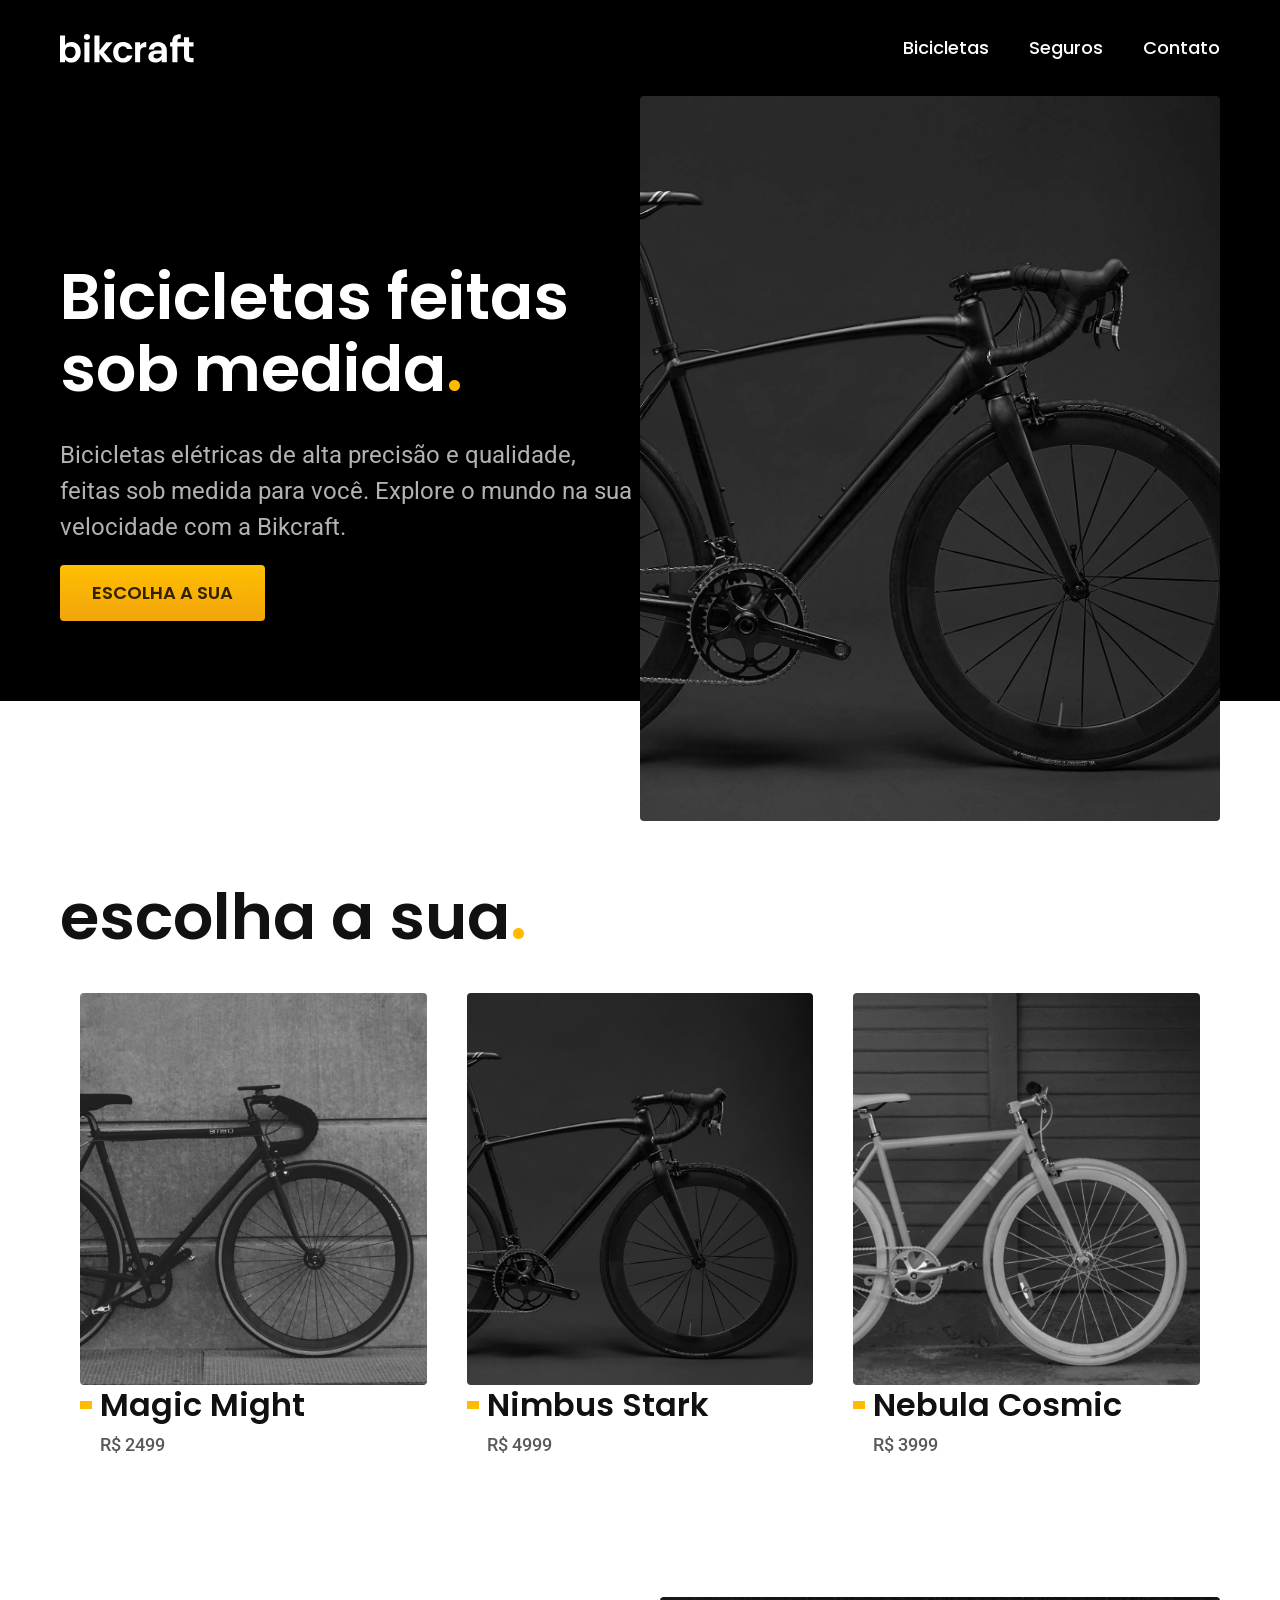
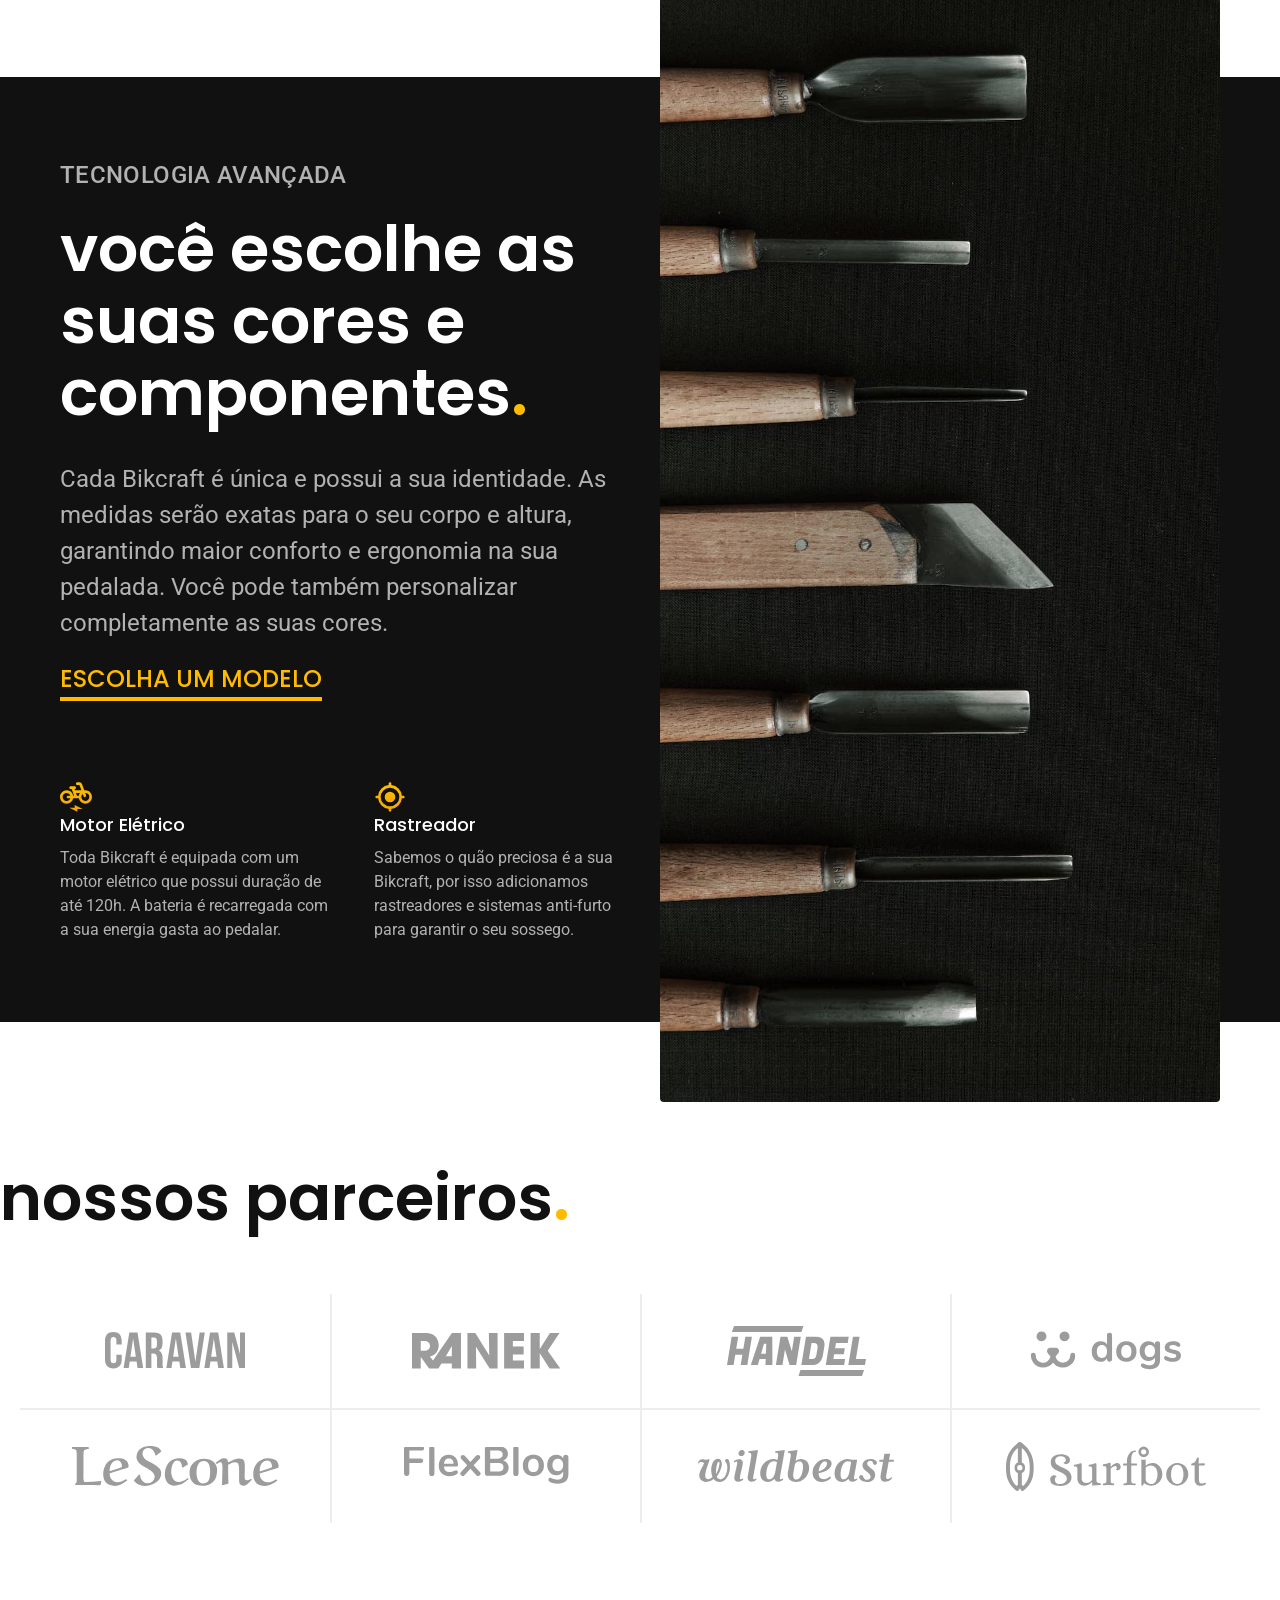
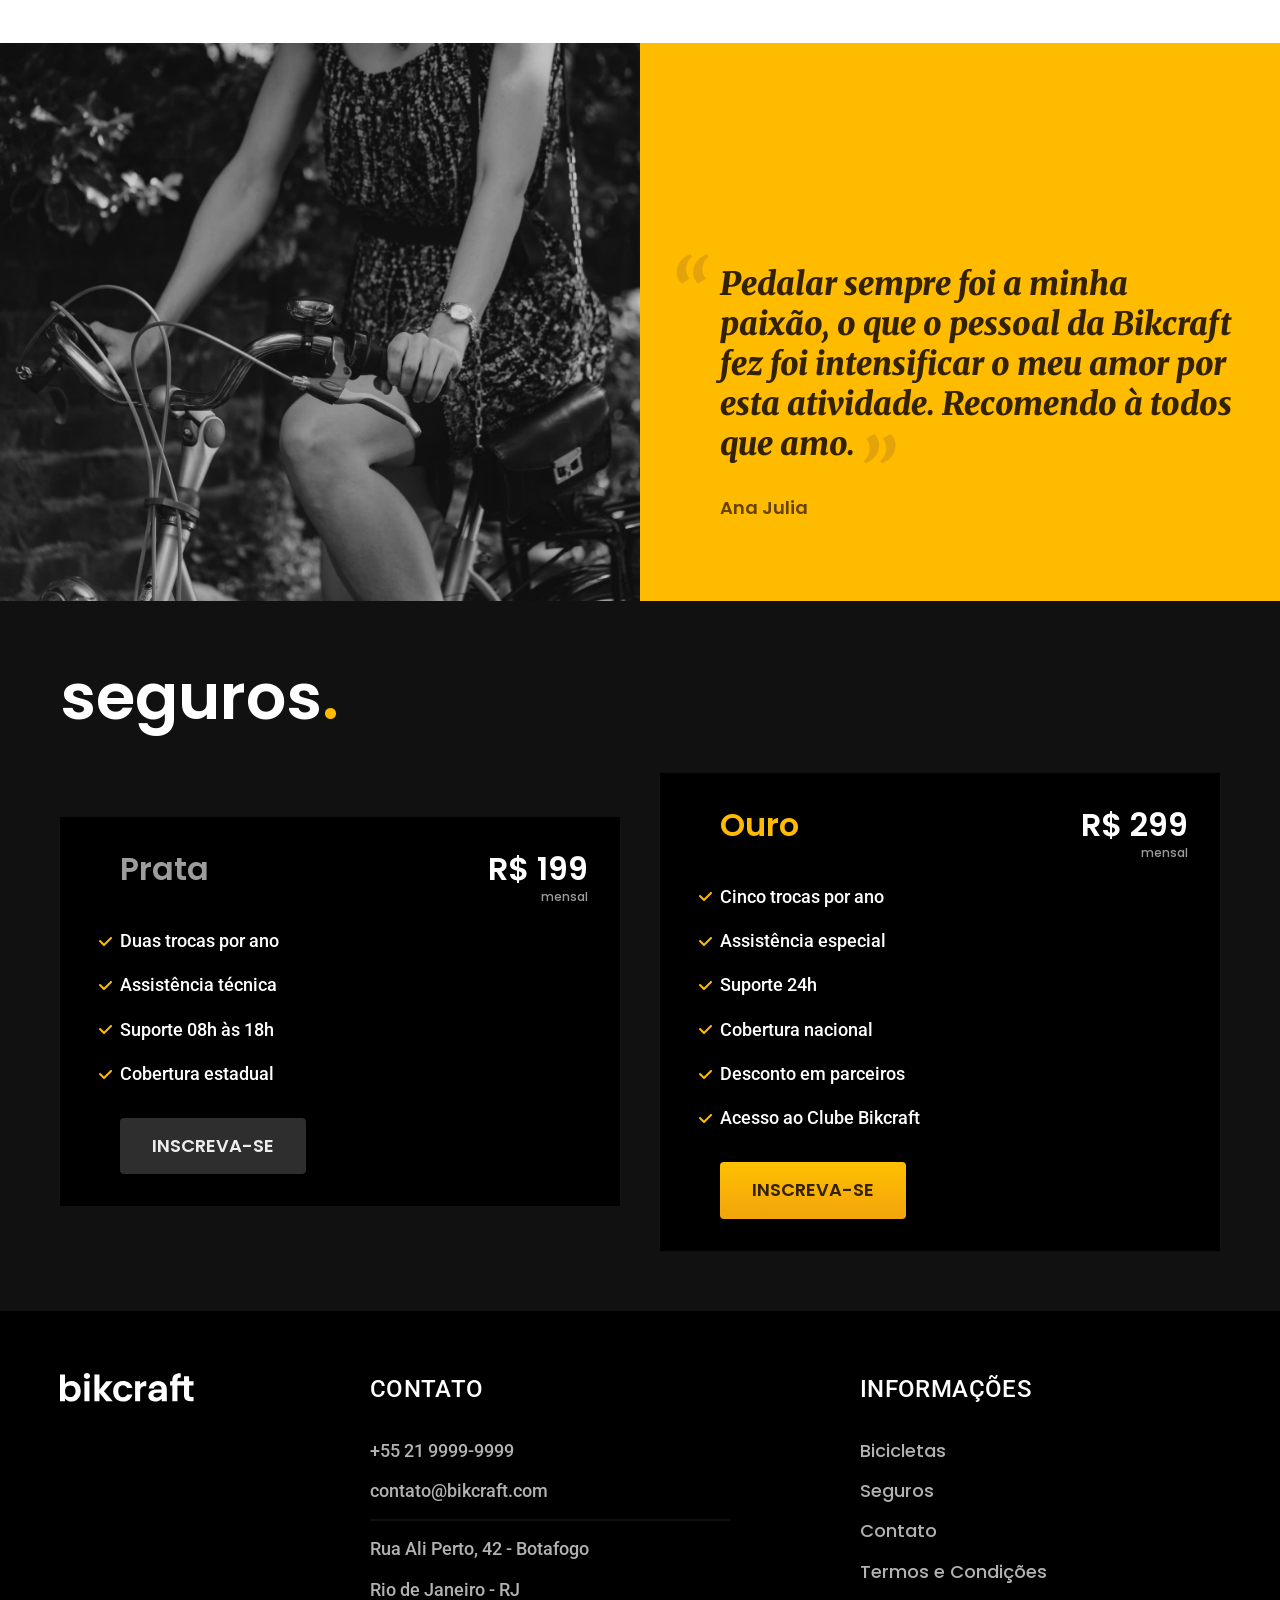
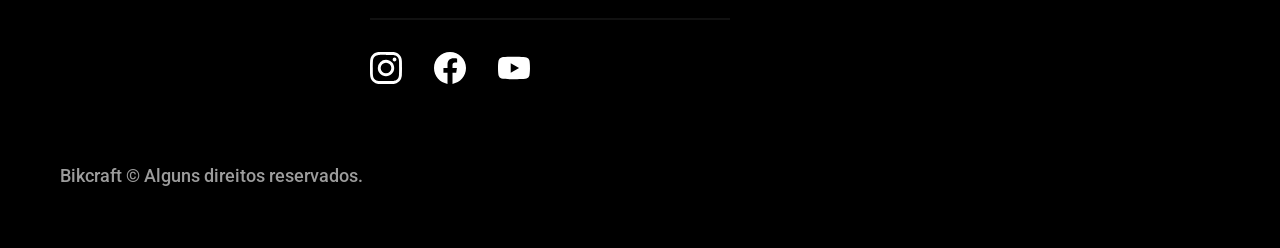
<file: index.html>
<!DOCTYPE html>

<html lang="pt-br">

<head>
    <title>Bikcraft</title>
    <meta name="viewport" content="width=device-width, initial-scale=1.0"><!-- para fazer o calculo da densidade de pixel para mobile-->
    <meta name="description" content="Bicicletas elétricas de alta precisão e qualidade,  feitas sob medida para o cliente. Explore o mundo na sua velocidade com a Bikcraft.">
    <meta charset="utf-8">
    <link rel="stylesheet" href="./css/style.css">

    <link rel="preconnect" href="https://fonts.googleapis.com">
    <link rel="preconnect" href="https://fonts.gstatic.com" crossorigin>
    <link href="https://fonts.googleapis.com/css2?family=Merriweather:ital,opsz,wght@0,18..144,900;1,18..144,900&family=Poppins:wght@400;600&family=Roboto:ital,wght@0,100..900;1,100..900&display=swap" rel="stylesheet">
</head>

<body>
    <header class="header-bg">
        <div class="header container">
            <a href="./">
                <img src="./img/bikcraft.svg" alt="Bikcraft">
            </a>
            <nav aria-label="primaria">
                <ul class="header-menu font-1-m cor-0">
                    <li><a href="./bicicletas.html">Bicicletas</a></li>
                    <li><a href="./seguros.html">Seguros</a></li>
                    <li><a href="./contato.html">Contato</a></li>
                </ul>
            </nav>
        </div>
    </header>

    <main class="introducao-bg">
        <div class="container introducao">
            <div class="introducao-conteudo">
                <h1 class="font-1-xxl cor-0">Bicicletas feitas sob medida<span class="cor-p1">.</span></h1>
                <p class="font-2-l cor-5">Bicicletas elétricas de alta precisão e qualidade, feitas sob medida para você. Explore o mundo na sua velocidade com a Bikcraft.</p>
                <a class="botao" href="./bicicletas.html">Escolha a sua</a>
            </div>
            <div class="introducao-imagem">
                <img src="./img/fotos/introducao.jpg" alt="Bicicleta eletrica preta.">
            </div>
        </div>
    </main>

    <article class="container bicicletas-lista">
        <h2 class="font-1-xxl">escolha a sua<span class="cor-p1">.</span></h2>

        <ul>
            <li>
                <a href="./bicicletas/magic.html">
                    <img src="./img/bicicletas/magic-home.jpg" alt="Bicicleta preta">
                    <h3 class="font-1-xl">Magic Might</h3>
                    <span class="price font-2-m cor-8">R$ 2499</span>
                </a>
            </li>

            <li>
                <a href="./bicicletas/nimbus.html">
                    <img src="./img/bicicletas/nimbus-home.jpg" alt="Bicicleta preta">
                    <h3 class="font-1-xl">Nimbus Stark</h3>
                    <span class="price font-2-m cor-8">R$ 4999</span>
                </a>
            </li>

            <li>
                <a href="./bicicletas/nebula.html">
                    <img src="./img/bicicletas/nebula-home.jpg" alt="Bicicleta preta">
                    <h3 class="font-1-xl">Nebula Cosmic</h3>
                    <span class="price font-2-m cor-8">R$ 3999</span>
                </a>
            </li>
        </ul>
    </article>

    <article class="tecnologia-bg">
        <div class="tecnologia container">
            <div class="tecnologia-conteudo">
                <span class="font-2-l-b cor-5">Tecnologia Avançada</span>
                <h2 class="font-1-xxl cor-0">você escolhe as suas cores e componentes<span class="cor-p1">.</span></h2>
                <p class="font-2-l cor-5">Cada Bikcraft é única e possui a sua identidade. As medidas serão exatas para o seu corpo e altura, garantindo maior conforto e ergonomia na sua pedalada. Você pode também personalizar completamente as suas cores.</p>
                <a class="link" href="./bicicletas.html">Escolha um modelo</a>
                <div class="tecnologia-vantagens">
                    <div>
                        <img src="./img/icones/eletrica.svg" alt="">
                        <h3 class="font-1-m cor-0">Motor Elétrico</h3>
                        <p class="font-2-s cor-5">Toda Bikcraft é equipada com um motor elétrico que possui duração de até 120h. A bateria é recarregada com a sua energia gasta ao pedalar.</p>
                    </div>

                    <div>
                        <img src="./img/icones/rastreador.svg" alt="">
                        <h3 class="font-1-m cor-0">Rastreador</h3>
                        <p class="font-2-s cor-5">Sabemos o quão preciosa é a sua Bikcraft, por isso adicionamos rastreadores e sistemas anti-furto para garantir o seu sossego.</p>
                    </div>
                </div>
            </div>

            <div class="tecnologia-imagem">
                <img src="./img/fotos/tecnologia.jpg" alt="">
            </div>
        </div>
    </article>

    <section class="parceiros" aria-label="Nossos parceiros">
        <h2 class="font-1-xxl">nossos parceiros<span class="cor-p1">.</span></h2>

        <ul>
            <li><img src="./img/parceiros/caravan.svg" alt="caravan"></li>
            <li><img src="./img/parceiros/ranek.svg" alt="ranek"></li>
            <li><img src="./img/parceiros/handel.svg" alt="handel"></li>
            <li><img src="./img/parceiros/dogs.svg" alt="dogs"></li>
            <li><img src="./img/parceiros/lescone.svg" alt="lescone"></li>
            <li><img src="./img/parceiros/flexblog.svg" alt="flexblog"></li>
            <li><img src="./img/parceiros/wildbeast.svg" alt="wildbeast"></li>
            <li><img src="./img/parceiros/surfbot.svg" alt="surfbot"></li>
        </ul>
    </section>

    <section class="depoimento" aria-label="Depoimento">
        <div>
            <img src="./img/fotos/depoimento.jpg" alt="Pessoa pedalando uma bicicleta Bikcraft">
        </div>
        <div class="depoimento-conteudo">
            <blockquote class="font-1-xl cor-p5">
                <p>Pedalar sempre foi a minha paixão, o que o pessoal da Bikcraft fez foi intensificar o meu amor por esta atividade. Recomendo à todos que amo.</p>
            </blockquote>
            <span class="font-1-m-b cor-p4">Ana Julia</span>
        </div>
    </section>

    <article class="seguros-bg">
        <div class="seguros container">
            <h2 class="font-1-xxl cor-0">seguros<span class="cor-p1">.</span></h2>
            <div class="seguros-item">
                <h3 class="font-1-xl cor-6">Prata</h3>
                <span class="font-1-xl cor-0">R$ 199 <span class="font-1-xs cor-6">mensal</span></span>
                <ul class="font-2-m cor-0">
                    <li>Duas trocas por ano</li>
                    <li>Assistência técnica</li>
                    <li>Suporte 08h às 18h</li>
                    <li>Cobertura estadual</li>
                </ul>
                <a class="botao secundario" href=".orcamento.html">Inscreva-se</a>
            </div>

            <div class="seguros-item">
                <h3 class="font-1-xl cor-p1">Ouro</h3>
                <span class="font-1-xl cor-0">R$ 299 <span class="font-1-xs cor-6">mensal</span></span>
                <ul class="font-2-m cor-0">
                    <li>Cinco trocas por ano</li>
                    <li>Assistência especial</li>
                    <li>Suporte 24h</li>
                    <li>Cobertura nacional</li>
                    <li>Desconto em parceiros</li>
                    <li>Acesso ao Clube Bikcraft</li>
                </ul>
                <a class="botao" href=".orcamento.html">Inscreva-se</a>
            </div>
        </div>
    </article>

    <footer class="footer-bg">
        <div class="footer container">
            <img src="./img/bikcraft.svg" alt="Bikcraft">
            <div class="footer-contato">
                <h3 class="font-2-l-b cor-0">Contato</h3>
                <ul class="font-2-m cor-5">
                    <li><a href="tel:+552199999999">+55 21 9999-9999</a></li>
                    <li><a href="mailto:contato@bikcraft.com">contato@bikcraft.com</a></li>
                    <li>Rua Ali Perto, 42 - Botafogo</li>
                    <li>Rio de Janeiro - RJ</li>
                </ul>
                <div class="footer-redes">
                    <a href="./">
                        <img src="./img/redes/instagram.svg" alt="instagram">
                    </a>
                    <a href="./">
                        <img src="./img/redes/facebook.svg" alt="facebook">
                    </a>
                    <a href="./">
                        <img src="./img/redes/youtube.svg" alt="youtube">
                    </a>
                </div>
            </div>
            <div class="footer-informacoes">
                <h3 class="font-2-l-b cor-0">Informações</h3>
                <nav>
                    <ul class="font-1-m cor-5">
                        <li><a href="./bicicletas.html">Bicicletas</a></li>
                        <li><a href="./seguros.html">Seguros</a></li>
                        <li><a href="./contato.html">Contato</a></li>
                        <li><a href="./termos.html">Termos e Condições</a></li>
                    </ul>
                </nav>
            </div>
            <p class="footer-copy font-2-m cor-6">Bikcraft © Alguns direitos reservados.</p>
        </div>
    </footer>
</body>

</html>
</file>
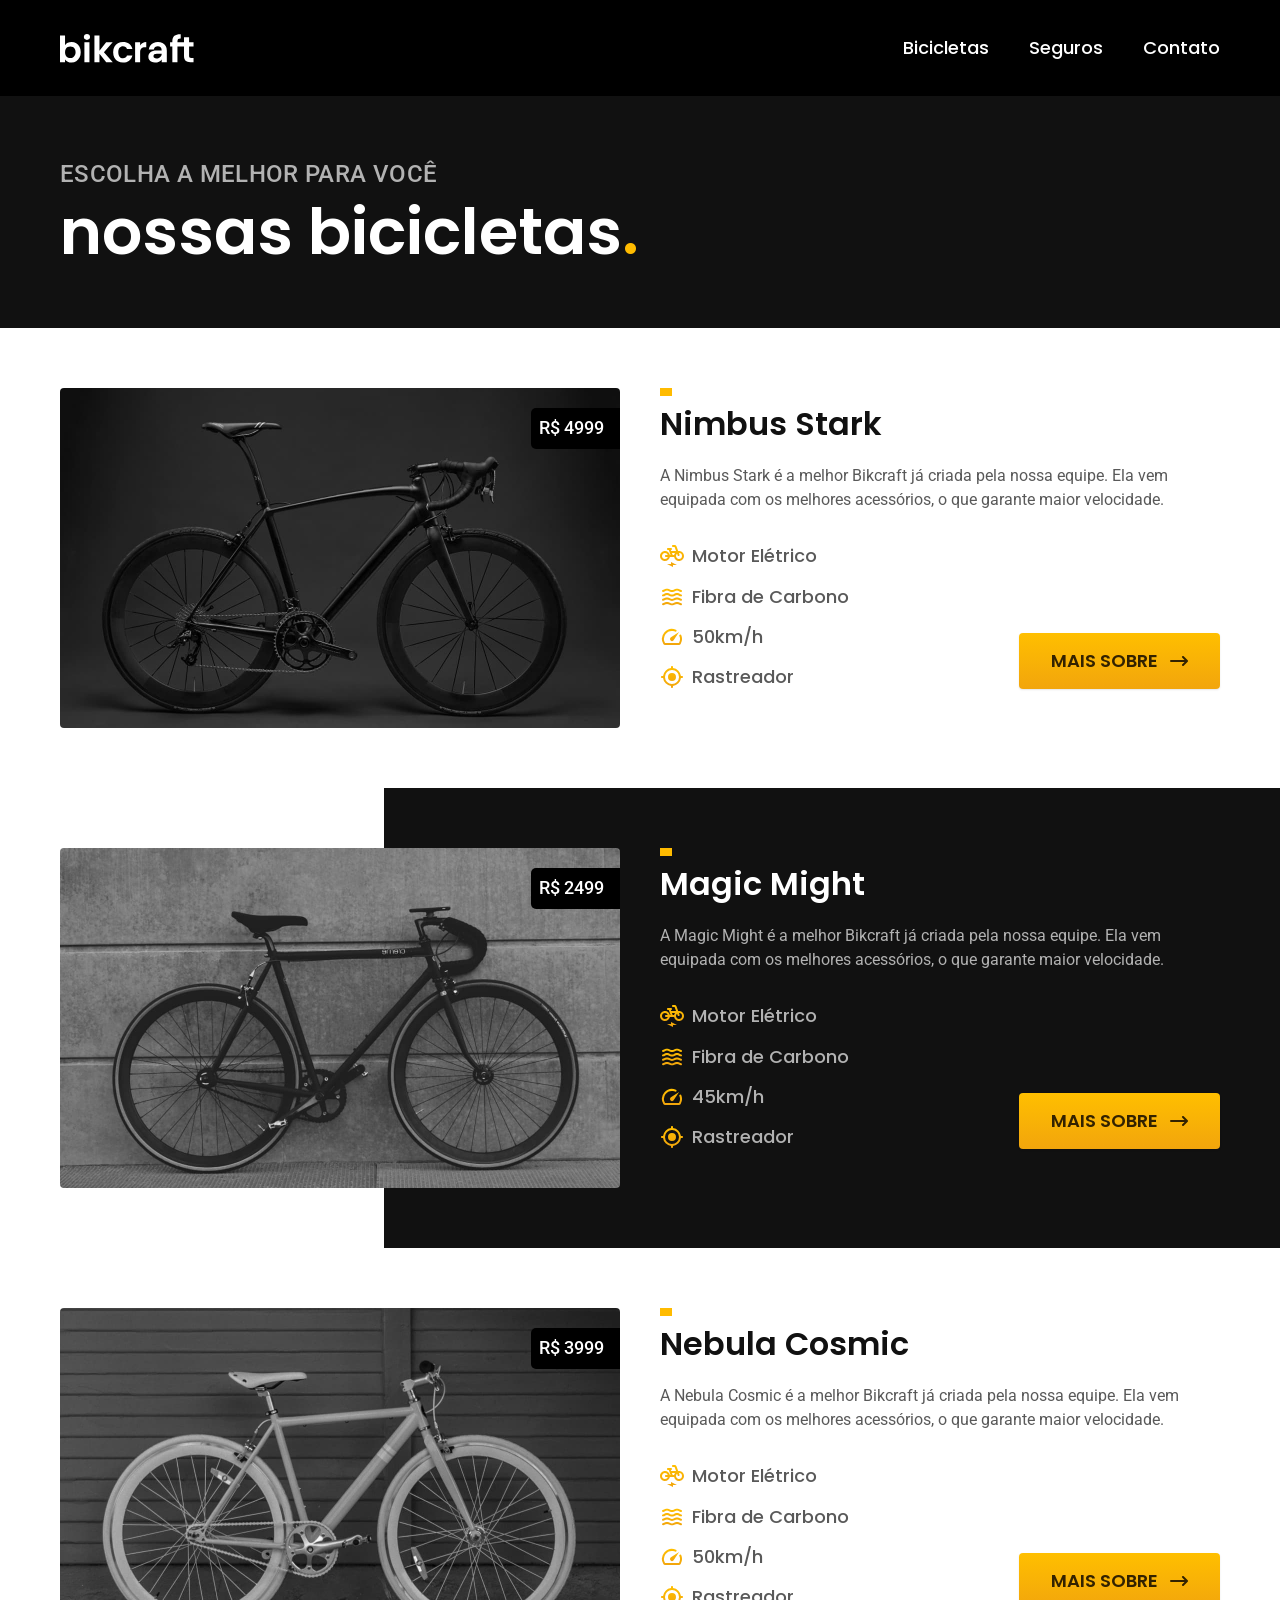
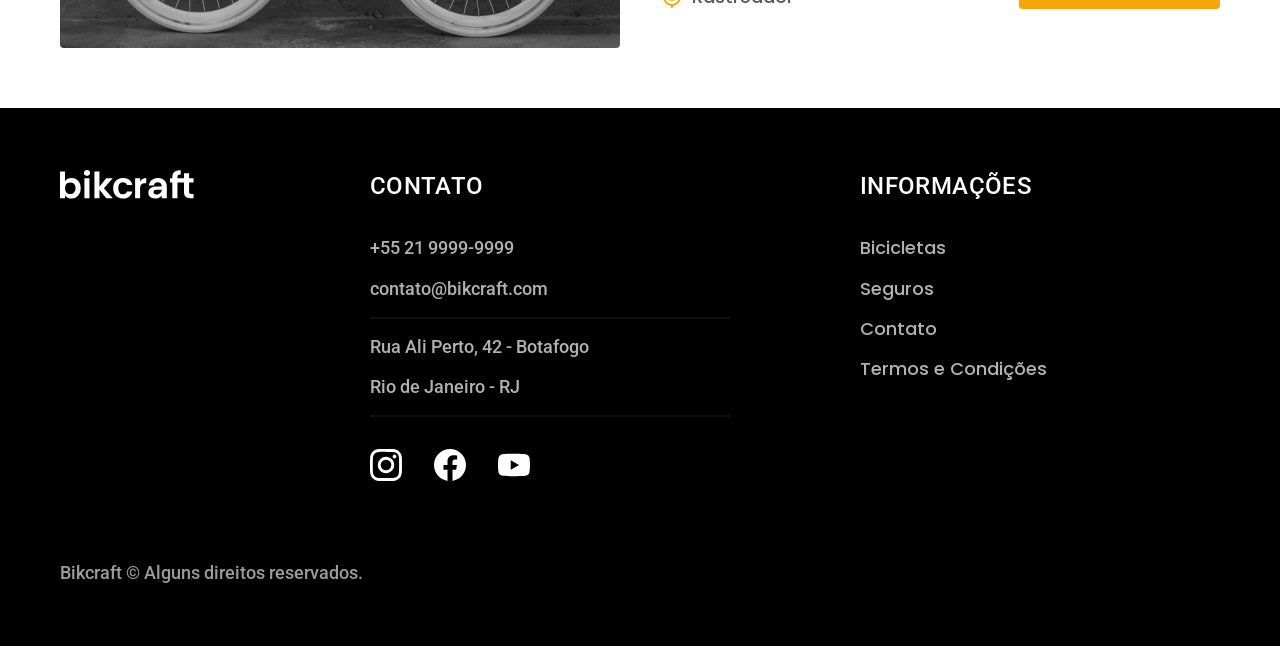
<file: bicicletas.html>
<!DOCTYPE html>

<html lang="pt-br">

<head>
  <title>Bicicletas | Bikcraft</title>
  <meta name="viewport" content="width=device-width, initial-scale=1.0"><!-- para fazer o calculo da densidade de pixel para mobile-->
  <meta name="description" content="Bicicletas.">
  <meta charset="utf-8">
  <link rel="stylesheet" href="./css/style.css">

  <link rel="preconnect" href="https://fonts.googleapis.com">
  <link rel="preconnect" href="https://fonts.gstatic.com" crossorigin>
  <link href="https://fonts.googleapis.com/css2?family=Merriweather:ital,opsz,wght@0,18..144,900;1,18..144,900&family=Poppins:wght@400;600&family=Roboto:ital,wght@0,100..900;1,100..900&display=swap" rel="stylesheet">
</head>

<body id="bicicletas">
  <header class="header-bg">
    <div class="header container">
      <a href="./">
        <img src="./img/bikcraft.svg" alt="Bikcraft">
      </a>
      <nav aria-label="primaria">
        <ul class="header-menu font-1-m cor-0">
          <li><a href="./bicicletas.html">Bicicletas</a></li>
          <li><a href="./seguros.html">Seguros</a></li>
          <li><a href="./contato.html">Contato</a></li>
        </ul>
      </nav>
    </div>
  </header>

  <main>
    <div class="titulo-bg">
      <div class="titulo container">
        <p class="font-2-l-b cor-5">Escolha a melhor para você</p>
        <h1 class="font-1-xxl cor-0">nossas bicicletas<span class="cor-p1">.</span></h1>
      </div>
    </div>

    <div class="bicicletas container">
      <div class="bicicletas-imagem">
        <img src="./img/bicicletas/nimbus.jpg" alt="Bicicleta preta">
        <span class="font-2-m cor-0">R$ 4999</span>
      </div>

      <div class="bicicletas-conteudo">
        <h2 class="font-1-xl">Nimbus Stark</h2>
        <p class="font-2-s cor-8">A Nimbus Stark é a melhor Bikcraft já criada pela nossa equipe. Ela vem equipada com os melhores acessórios, o que garante maior velocidade.</p>
        <ul class="font-1-m cor-8">
          <li><img src="./img/icones/eletrica.svg" alt="">Motor Elétrico</li>
          <li><img src="./img/icones/carbono.svg" alt="">Fibra de Carbono</li>
          <li><img src="./img/icones/velocidade.svg" alt="">50km/h</li>
          <li><img src="./img/icones/rastreador.svg" alt="">Rastreador</li>
        </ul>
        <a class="botao seta" href="./bicicletas/nimbus.html">Mais sobre</a>
      </div>
    </div>

    <div class="bicicletas-bg">
      <div class="bicicletas container">
        <div class="bicicletas-imagem">
          <img src="./img/bicicletas/magic.jpg" alt="Bicicleta preta">
          <span class="font-2-m cor-0">R$ 2499</span>
        </div>

        <div class="bicicletas-conteudo">
          <h2 class="font-1-xl cor-0">Magic Might</h2>
          <p class="font-2-s cor-5">A Magic Might é a melhor Bikcraft já criada pela nossa equipe. Ela vem equipada com os melhores acessórios, o que garante maior velocidade.</p>
          <ul class="font-1-m cor-5">
            <li><img src="./img/icones/eletrica.svg" alt="">Motor Elétrico</li>
            <li><img src="./img/icones/carbono.svg" alt="">Fibra de Carbono</li>
            <li><img src="./img/icones/velocidade.svg" alt="">45km/h</li>
            <li><img src="./img/icones/rastreador.svg" alt="">Rastreador</li>
          </ul>
          <a class="botao seta" href="./bicicletas/magic.html">Mais sobre</a>
        </div>
      </div>
    </div>

    <div class="bicicletas container">
      <div class="bicicletas-imagem">
        <img src="./img/bicicletas/nebula.jpg" alt="Bicicleta preta">
        <span class="font-2-m cor-0">R$ 3999</span>
      </div>

      <div class="bicicletas-conteudo">
        <h2 class="font-1-xl">Nebula Cosmic</h2>
        <p class="font-2-s cor-8">A Nebula Cosmic é a melhor Bikcraft já criada pela nossa equipe. Ela vem equipada com os melhores acessórios, o que garante maior velocidade.</p>
        <ul class="font-1-m cor-8">
          <li><img src="./img/icones/eletrica.svg" alt="">Motor Elétrico</li>
          <li><img src="./img/icones/carbono.svg" alt="">Fibra de Carbono</li>
          <li><img src="./img/icones/velocidade.svg" alt="">50km/h</li>
          <li><img src="./img/icones/rastreador.svg" alt="">Rastreador</li>
        </ul>
        <a class="botao seta" href="./bicicletas/nebula.html">Mais sobre</a>
      </div>
    </div>
  </main>

  <footer class="footer-bg">
    <div class="footer container">
      <img src="./img/bikcraft.svg" alt="Bikcraft">
      <div class="footer-contato">
        <h3 class="font-2-l-b cor-0">Contato</h3>
        <ul class="font-2-m cor-5">
          <li><a href="tel:+552199999999">+55 21 9999-9999</a></li>
          <li><a href="mailto:contato@bikcraft.com">contato@bikcraft.com</a></li>
          <li>Rua Ali Perto, 42 - Botafogo</li>
          <li>Rio de Janeiro - RJ</li>
        </ul>
        <div class="footer-redes">
          <a href="./">
            <img src="./img/redes/instagram.svg" alt="instagram">
          </a>
          <a href="./">
            <img src="./img/redes/facebook.svg" alt="facebook">
          </a>
          <a href="./">
            <img src="./img/redes/youtube.svg" alt="youtube">
          </a>
        </div>
      </div>
      <div class="footer-informacoes">
        <h3 class="font-2-l-b cor-0">Informações</h3>
        <nav>
          <ul class="font-1-m cor-5">
            <li><a href="./bicicletas.html">Bicicletas</a></li>
            <li><a href="./seguros.html">Seguros</a></li>
            <li><a href="./contato.html">Contato</a></li>
            <li><a href="./termos.html">Termos e Condições</a></li>
          </ul>
        </nav>
      </div>
      <p class="footer-copy font-2-m cor-6">Bikcraft © Alguns direitos reservados.</p>
    </div>
  </footer>
</body>

</html>
</file>
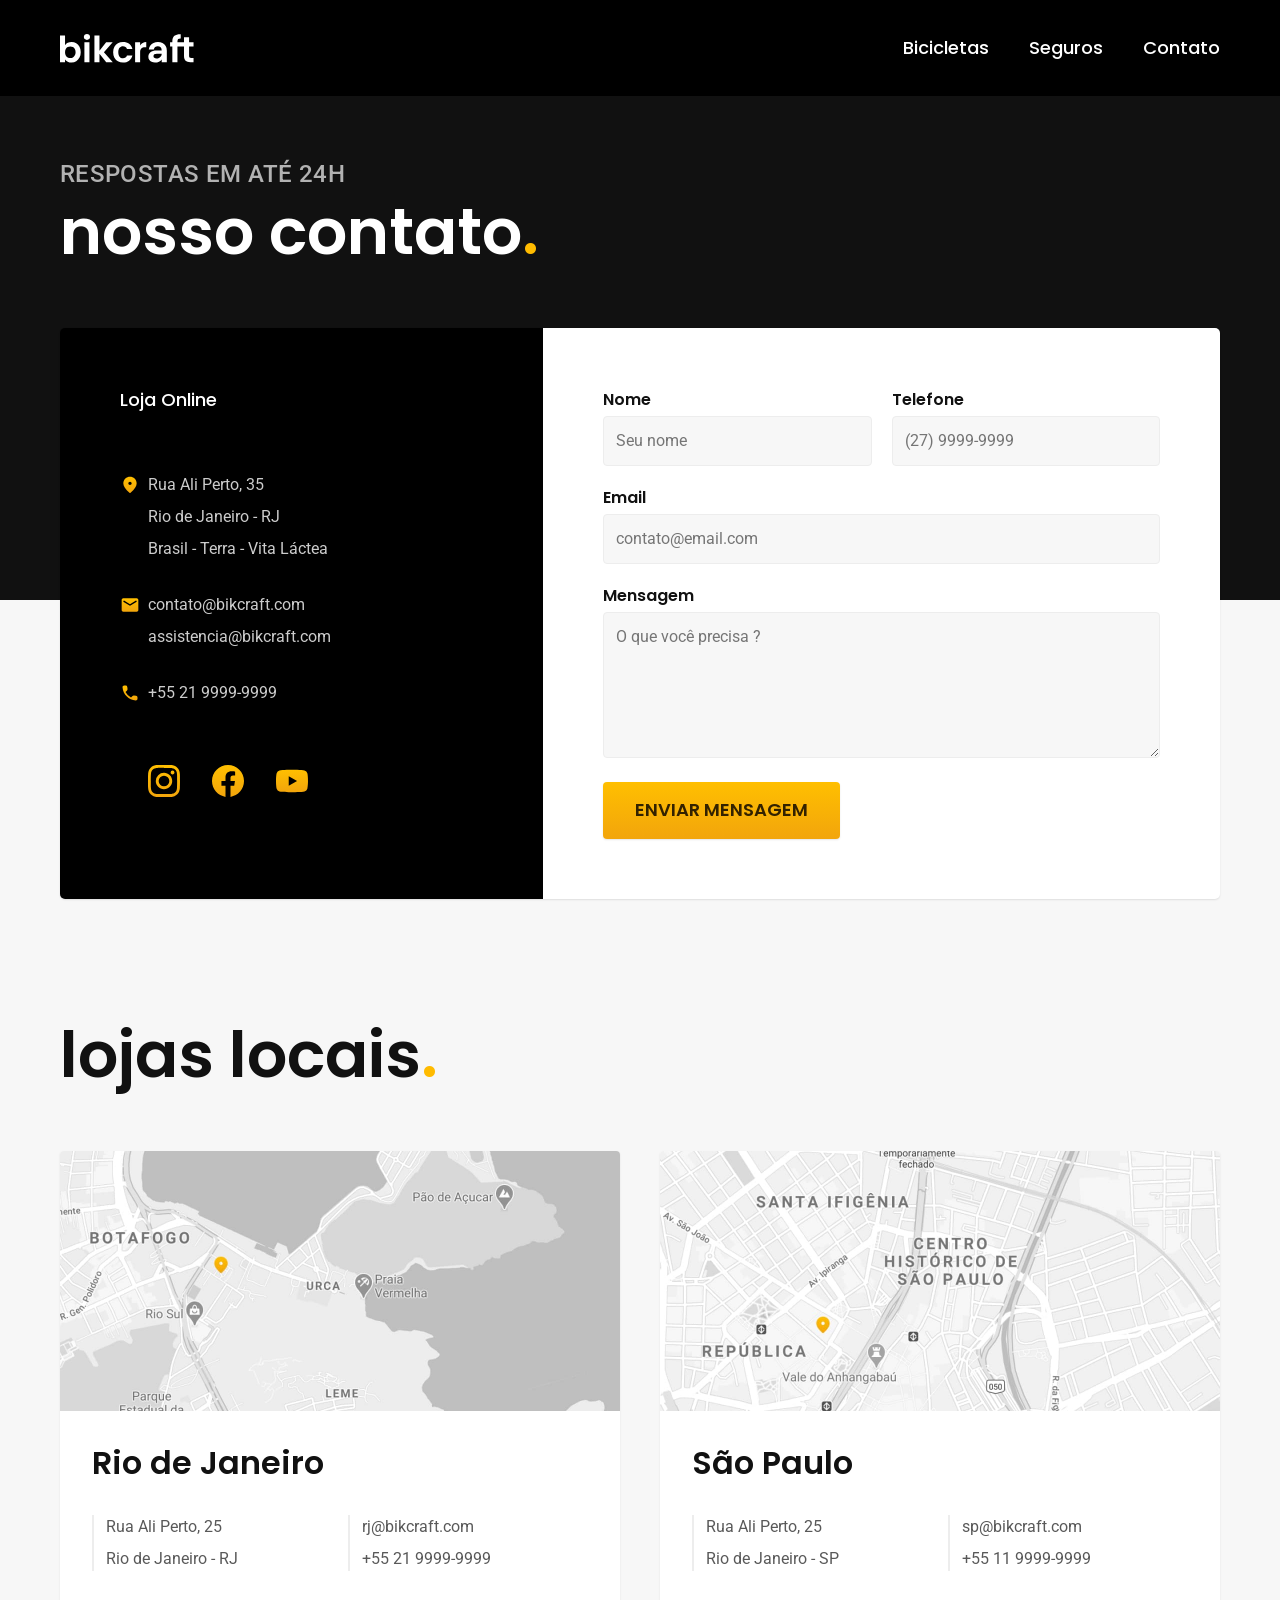
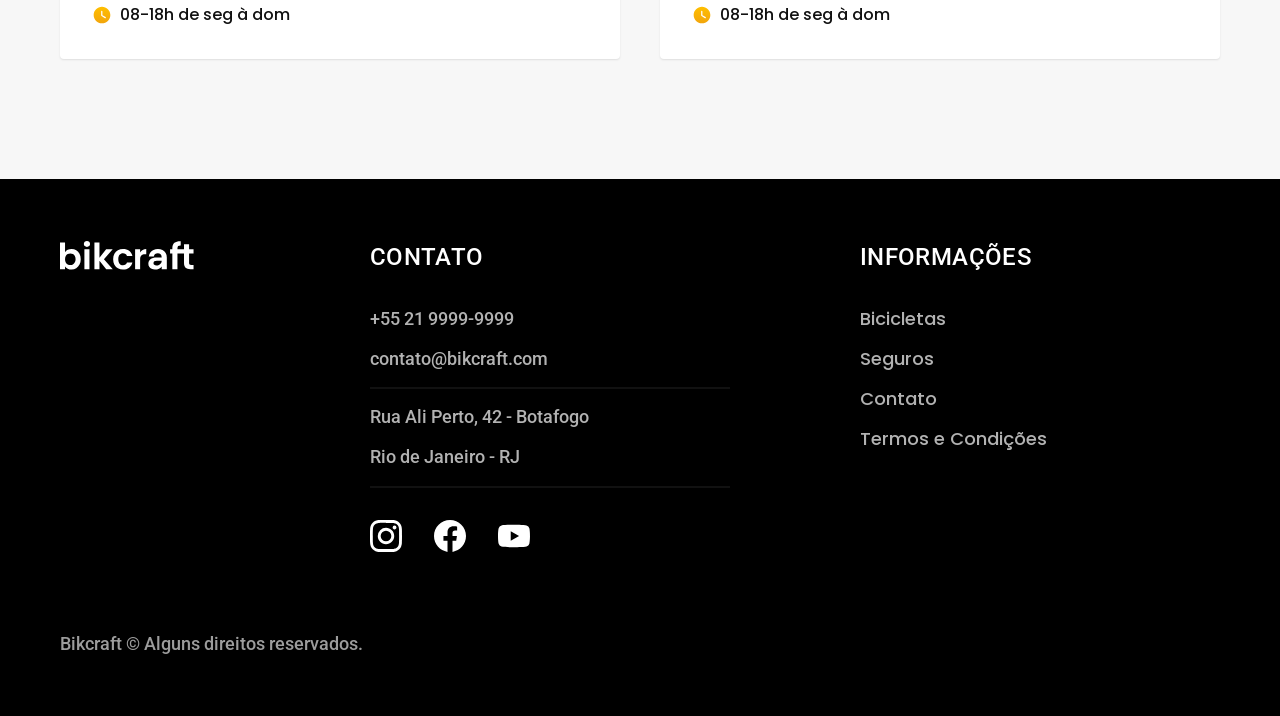
<file: contato.html>
<!DOCTYPE html>

<html lang="pt-br">

<head>
  <title>Contato | Bikcraft</title>
  <meta name="viewport" content="width=device-width, initial-scale=1.0"><!-- para fazer o calculo da densidade de pixel para mobile-->
  <meta name="description" content="Contato.">
  <meta charset="utf-8">
  <link rel="stylesheet" href="./css/style.css">

  <link rel="preconnect" href="https://fonts.googleapis.com">
  <link rel="preconnect" href="https://fonts.gstatic.com" crossorigin>
  <link href="https://fonts.googleapis.com/css2?family=Merriweather:ital,opsz,wght@0,18..144,900;1,18..144,900&family=Poppins:wght@400;600&family=Roboto:ital,wght@0,100..900;1,100..900&display=swap" rel="stylesheet">
</head>

<body id="contato">
  <header class="header-bg">
    <div class="header container">
      <a href="./">
        <img src="./img/bikcraft.svg" alt="Bikcraft">
      </a>
      <nav aria-label="primaria">
        <ul class="header-menu font-1-m cor-0">
          <li><a href="./bicicletas.html">Bicicletas</a></li>
          <li><a href="./seguros.html">Seguros</a></li>
          <li><a href="./contato.html">Contato</a></li>
        </ul>
      </nav>
    </div>
  </header>

  <main>
    <div class="titulo-bg">
      <div class="titulo container">
        <p class="font-2-l-b cor-5">Respostas em até 24h</p>
        <h1 class="font-1-xxl cor-0">nosso contato<span class="cor-p1">.</span></h1>
      </div>
    </div>

    <div class="contato container">
      <section class="contato-dados" aria-label="Endereço">
        <h2 class="font-1-m cor-0">Loja Online</h2>
        <div class="contato-endereco font-2-s cor-4">
          <p>Rua Ali Perto, 35</p>
          <p>Rio de Janeiro - RJ</p>
          <p>Brasil - Terra - Vita Láctea</p>
        </div>
        <address class="contato-meios font-2-s cor-4">
          <a href="mailto:contato@bikcraft.com">contato@bikcraft.com</a>
          <a href="mailto:assistencia@bikcraft.com">assistencia@bikcraft.com</a>
          <a href="tel:+552199999999">+55 21 9999-9999</a>
        </address>
        <div class="contato-redes">
          <a href="./">
            <img src="./img/redes//instagram-p.svg" alt="instagram">
          </a>
          <a href="./">
            <img src="./img/redes/facebook-p.svg" alt="facebook">
          </a>
          <a href="./">
            <img src="./img/redes/youtube-p.svg" alt="youtube">
          </a>
        </div>
      </section>

      <section class="contato-formulario" aria-label="formulário">
        <form class="form" action="./contato.html">
          <div>
            <label for="nome">Nome</label>
            <input type="text" id="nome" name="nome" placeholder="Seu nome">
          </div>

          <div>
            <label for="telefone">Telefone</label>
            <input type="text" id="telefone" name="telefone" placeholder="(27) 9999-9999">
          </div>

          <div class="col-2">
            <label for="email">Email</label>
            <input type="email" id="email" name="email" placeholder="contato@email.com">
          </div>

          <div class="col-2">
            <label for="mensagem">Mensagem</label>
            <textarea rows="5" id="mensagem" name="mensagem" placeholder="O que você precisa ?"></textarea>
          </div>

          <button class="botao col-2">Enviar Mensagem</button>
        </form>
      </section>
    </div>
  </main>

  <article class="lojas container">
    <h2 class="font-1-xxl">lojas locais<span class="cor-p1">.</span></h2>
    <div class="lojas-item">
      <img src="./img/lojas/rj.jpg" alt="mapa marcando o endereço em Rua Ali Perto, 25 - Rio de Janeiro - RJ">
      <div class="lojas-conteudo">
        <h3 class="font-1-xl">Rio de Janeiro</h3>
        <div class="lojas-dados font-2-s cor-8">
          <p>Rua Ali Perto, 25</p>
          <p>Rio de Janeiro - RJ</p>
        </div>

        <div class="lojas-dados font-2-s cor-8">
          <a href="mailto:rj@bikcraft.com">rj@bikcraft.com</a>
          <a href="tel:+552199999999">+55 21 9999-9999</a>
        </div>

        <p class="lojas-tempo font-1-s"><img src="./img/icones/horario.svg" alt="">08-18h de seg à dom</p>
      </div>
    </div>

    <div class="lojas-item">
      <img src="./img/lojas/sp.jpg" alt="mapa marcando o endereço em Rua Ali Perto, 25 - São Paulo - SP">
      <div class="lojas-conteudo">
        <h3 class="font-1-xl">São Paulo</h3>
        <div class="lojas-dados font-2-s cor-8">
          <p>Rua Ali Perto, 25</p>
          <p>Rio de Janeiro - SP</p>
        </div>

        <div class="lojas-dados font-2-s cor-8">
          <a href="mailto:sp@bikcraft.com">sp@bikcraft.com</a>
          <a href="tel:+552199999999">+55 11 9999-9999</a>
        </div>

        <p class="lojas-tempo font-1-s"><img src="./img/icones/horario.svg" alt="">08-18h de seg à dom</p>
      </div>
    </div>
  </article>

  <footer class="footer-bg">
    <div class="footer container">
      <img src="./img/bikcraft.svg" alt="Bikcraft">
      <div class="footer-contato">
        <h3 class="font-2-l-b cor-0">Contato</h3>
        <ul class="font-2-m cor-5">
          <li><a href="tel:+552199999999">+55 21 9999-9999</a></li>
          <li><a href="mailto:contato@bikcraft.com">contato@bikcraft.com</a></li>
          <li>Rua Ali Perto, 42 - Botafogo</li>
          <li>Rio de Janeiro - RJ</li>
        </ul>
        <div class="footer-redes">
          <a href="./">
            <img src="./img/redes/instagram.svg" alt="instagram">
          </a>
          <a href="./">
            <img src="./img/redes/facebook.svg" alt="facebook">
          </a>
          <a href="./">
            <img src="./img/redes/youtube.svg" alt="youtube">
          </a>
        </div>
      </div>
      <div class="footer-informacoes">
        <h3 class="font-2-l-b cor-0">Informações</h3>
        <nav>
          <ul class="font-1-m cor-5">
            <li><a href="./bicicletas.html">Bicicletas</a></li>
            <li><a href="./seguros.html">Seguros</a></li>
            <li><a href="./contato.html">Contato</a></li>
            <li><a href="./termos.html">Termos e Condições</a></li>
          </ul>
        </nav>
      </div>
      <p class="footer-copy font-2-m cor-6">Bikcraft © Alguns direitos reservados.</p>
    </div>
  </footer>
</body>

</html>
</file>
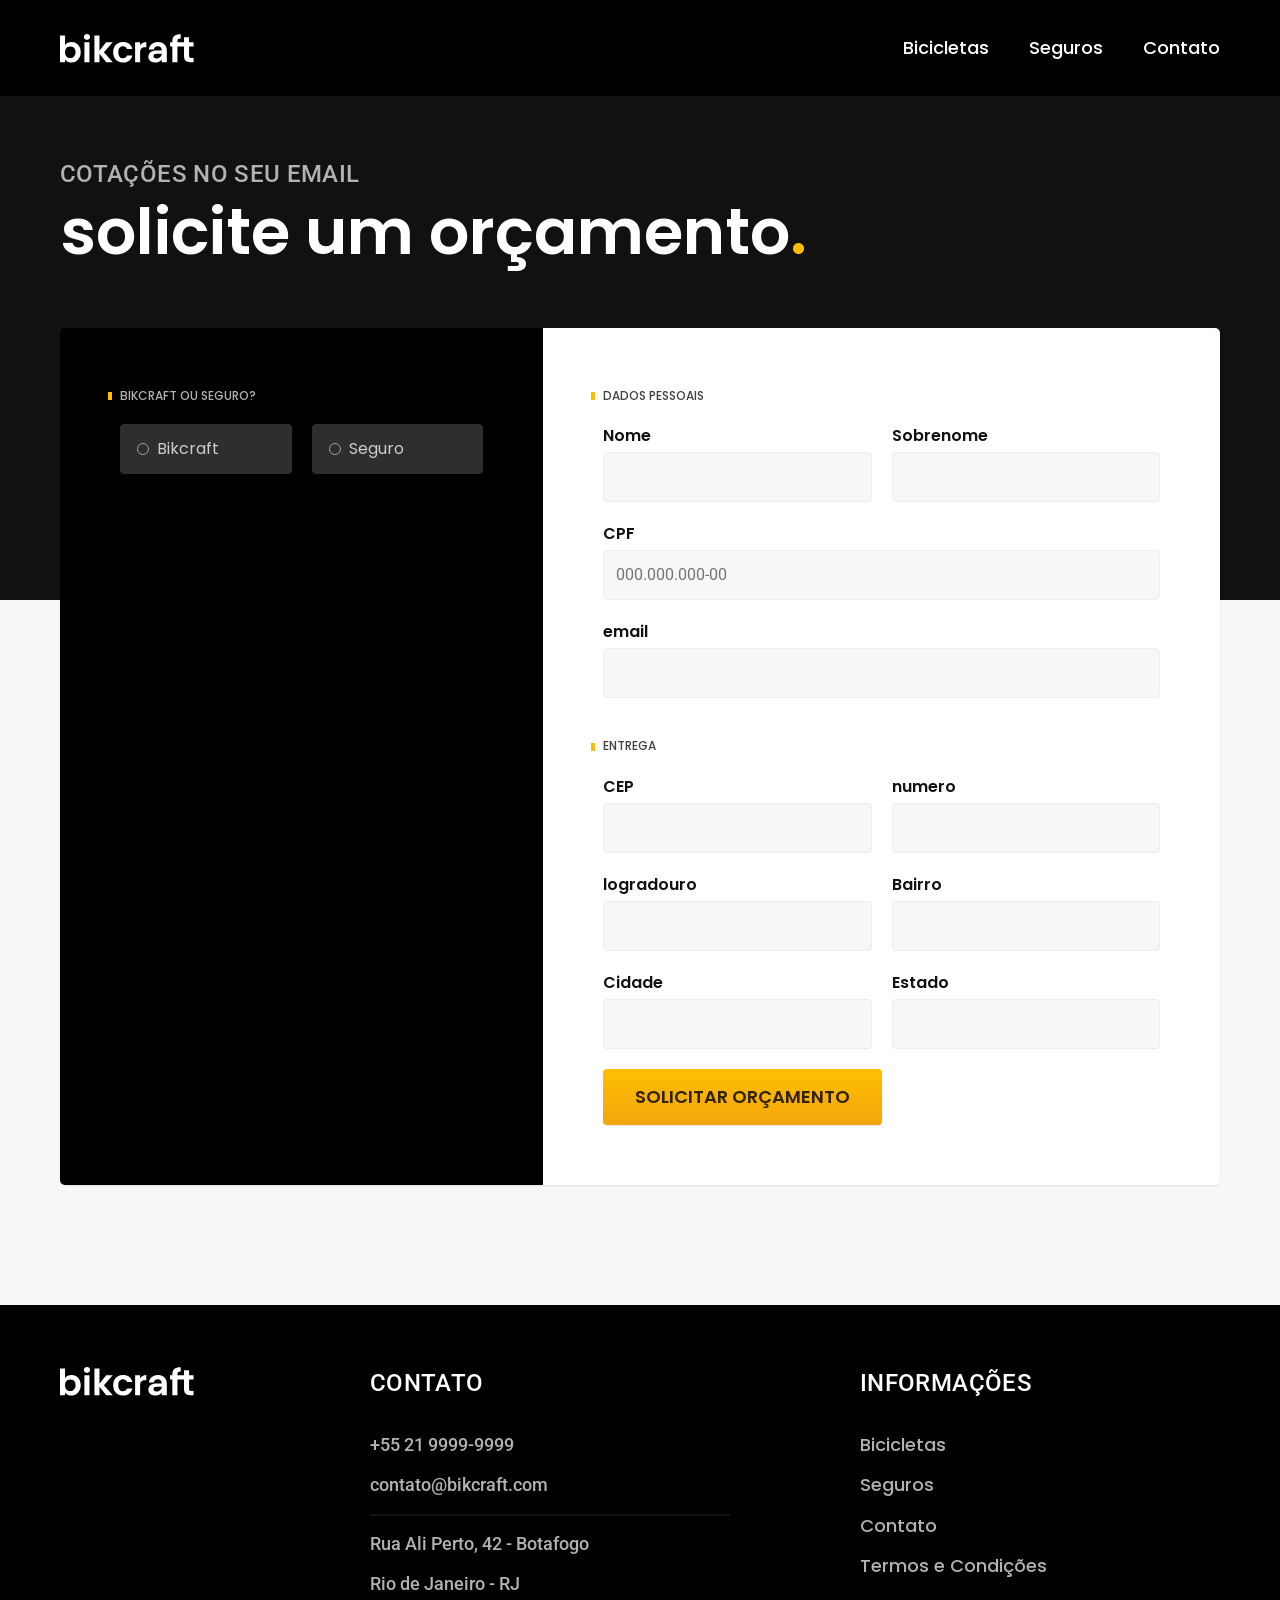
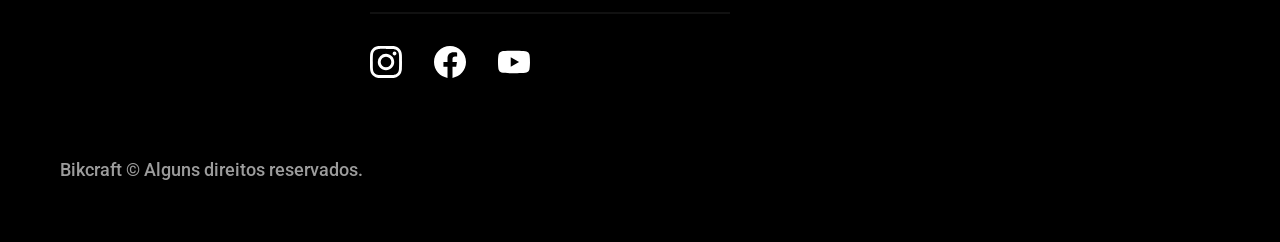
<file: orcamento.html>
<!DOCTYPE html>

<html lang="pt-br">

<head>
  <title>Orçamento | Bikcraft</title>
  <meta name="viewport" content="width=device-width, initial-scale=1.0"><!-- para fazer o calculo da densidade de pixel para mobile-->
  <meta name="description" content="Orçamento.">
  <meta charset="utf-8">
  <link rel="stylesheet" href="./css/style.css">

  <link rel="preconnect" href="https://fonts.googleapis.com">
  <link rel="preconnect" href="https://fonts.gstatic.com" crossorigin>
  <link href="https://fonts.googleapis.com/css2?family=Merriweather:ital,opsz,wght@0,18..144,900;1,18..144,900&family=Poppins:wght@400;600&family=Roboto:ital,wght@0,100..900;1,100..900&display=swap" rel="stylesheet">
</head>

<body id="orcamento">
  <header class="header-bg">
    <div class="header container">
      <a href="./">
        <img src="./img/bikcraft.svg" alt="Bikcraft">
      </a>
      <nav aria-label="primaria">
        <ul class="header-menu font-1-m cor-0">
          <li><a href="./bicicletas.html">Bicicletas</a></li>
          <li><a href="./seguros.html">Seguros</a></li>
          <li><a href="./contato.html">Contato</a></li>
        </ul>
      </nav>
    </div>
  </header>

  <main>
    <div class="titulo-bg">
      <div class="titulo container">
        <p class="font-2-l-b cor-5">Cotações no seu email</p>
        <h1 class="font-1-xxl cor-0">solicite um orçamento<span class="cor-p1">.</span></h1>
      </div>
    </div>

    <form class="orcamento container" action="./">
      <div class="orcamento-produto">
        <h2 class="font-1-xs cor-5">Bikcraft ou Seguro?</h2>

        <input type="radio" name="tipo" value="bikcraft" id="bikcraft">
        <label for="bikcraft">Bikcraft</label>

        <input type="radio" name="tipo" value="seguro" id="seguro">
        <label for="seguro">Seguro</label>

        <div class="orcamento-conteudo" id="orcamento-bikcraft">
          <h2 class="font-1-xs cor-5">Escolha a sua</h2>

          <input type="radio" name="produto" value="nimbus" id="nimbus">
          <label for="nimbus">Nimbus Stark <span>R$ 4999</span></label>
          <div class="orcamento-detalhes">
            <ul class="font-1-xs cor-8">
              <li><img src="./img/icones/eletrica.svg" alt="">Motor Elétrico</li>
              <li><img src="./img/icones/carbono.svg" alt="">Fibra de Carbono</li>
              <li><img src="./img/icones/velocidade.svg" alt="">50 Km/h</li>
              <li><img src="./img/icones/rastreador.svg" alt="">Rastreador</li>
            </ul>
            <img src="img/bicicletas/nimbus.jpg" alt="Bicicleta preta">
          </div>

          <input type="radio" name="produto" value="magic" id="magic">
          <label for="magic">Magic Might <span>R$ 2499</span></label>
          <div class="orcamento-detalhes">
            <ul class="font-1-xs cor-8">
              <li><img src="./img/icones/eletrica.svg" alt="">Motor Elétrico</li>
              <li><img src="./img/icones/carbono.svg" alt="">Fibra de Carbono</li>
              <li><img src="./img/icones/velocidade.svg" alt="">45 Km/h</li>
              <li><img src="./img/icones/rastreador.svg" alt="">Rastreador</li>
            </ul>
            <img src="img/bicicletas/magic.jpg" alt="Bicicleta preta">
          </div>

          <input type="radio" name="produto" value="nebula" id="nebula">
          <label for="nebula">Nebula Cosmic <span>R$ 3999</span></label>
          <div class="orcamento-detalhes">
            <ul class="font-1-xs cor-8">
              <li><img src="./img/icones/eletrica.svg" alt="">Motor Elétrico</li>
              <li><img src="./img/icones/carbono.svg" alt="">Fibra de Carbono</li>
              <li><img src="./img/icones/velocidade.svg" alt="">40 Km/h</li>
              <li><img src="./img/icones/rastreador.svg" alt="">Rastreador</li>
            </ul>
            <img src="img/bicicletas/nebula.jpg" alt="Bicicleta preta">
          </div>

        </div>

        <div class="orcamento-conteudo" id="orcamento-seguro">
          <h2 class="font-1-xs cor-5">Escolha o plano</h2>

          <input type="radio" name="produto" value="prata" id="prata">
          <label for="prata">Prata <span>R$ 199</span></label>

          <input type="radio" name="produto" value="ouro" id="ouro">
          <label for="ouro">Ouro <span>R$ 299</span></label>
        </div>
      </div>

      <div class="orcamento-dados form">
        <h2 class="font-1-xs cor-9 col-2">dados pessoais</h2>
        <div>
          <label for="nome">Nome</label>
          <input type="text" id="nome" name="nome">
        </div>

        <div>
          <label for="sobrenome">Sobrenome</label>
          <input type="text" id="sobrenome" name="sobrenome">
        </div>

        <div class="col-2">
          <label for="cpf">CPF</label>
          <input type="text" id="cpf" name="cpf" placeholder="000.000.000-00">
        </div>

        <div class="col-2">
          <label for="email">email</label>
          <input type="email" id="email" name="email">
        </div>

        <h2 class="font-1-xs cor-9 col-2">entrega</h2>

        <div>
          <label for="cep">CEP</label>
          <input type="text" id="cep" name="cep">
        </div>

        <div>
          <label for="numero">numero</label>
          <input type="text" id="numero" name="numero">
        </div>

        <div>
          <label for="logradouro">logradouro</label>
          <input type="text" id="logradouro" name="logradouro">
        </div>

        <div>
          <label for="bairro">Bairro</label>
          <input type="text" id="bairro" name="bairro">
        </div>

        <div>
          <label for="cidade">Cidade</label>
          <input type="text" id="cidade" name="cidade">
        </div>

        <div>
          <label for="estado">Estado</label>
          <input type="text" id="estado" name="estado">
        </div>

        <button class="botao col-2">Solicitar Orçamento</button>
      </div>
    </form>
  </main>

  <footer class="footer-bg">
    <div class="footer container">
      <img src="./img/bikcraft.svg" alt="Bikcraft">
      <div class="footer-contato">
        <h3 class="font-2-l-b cor-0">Contato</h3>
        <ul class="font-2-m cor-5">
          <li><a href="tel:+552199999999">+55 21 9999-9999</a></li>
          <li><a href="mailto:contato@bikcraft.com">contato@bikcraft.com</a></li>
          <li>Rua Ali Perto, 42 - Botafogo</li>
          <li>Rio de Janeiro - RJ</li>
        </ul>
        <div class="footer-redes">
          <a href="./">
            <img src="./img/redes/instagram.svg" alt="instagram">
          </a>
          <a href="./">
            <img src="./img/redes/facebook.svg" alt="facebook">
          </a>
          <a href="./">
            <img src="./img/redes/youtube.svg" alt="youtube">
          </a>
        </div>
      </div>
      <div class="footer-informacoes">
        <h3 class="font-2-l-b cor-0">Informações</h3>
        <nav>
          <ul class="font-1-m cor-5">
            <li><a href="./bicicletas.html">Bicicletas</a></li>
            <li><a href="./seguros.html">Seguros</a></li>
            <li><a href="./contato.html">Contato</a></li>
            <li><a href="./termos.html">Termos e Condições</a></li>
          </ul>
        </nav>
      </div>
      <p class="footer-copy font-2-m cor-6">Bikcraft © Alguns direitos reservados.</p>
    </div>
  </footer>
</body>

</html>
</file>
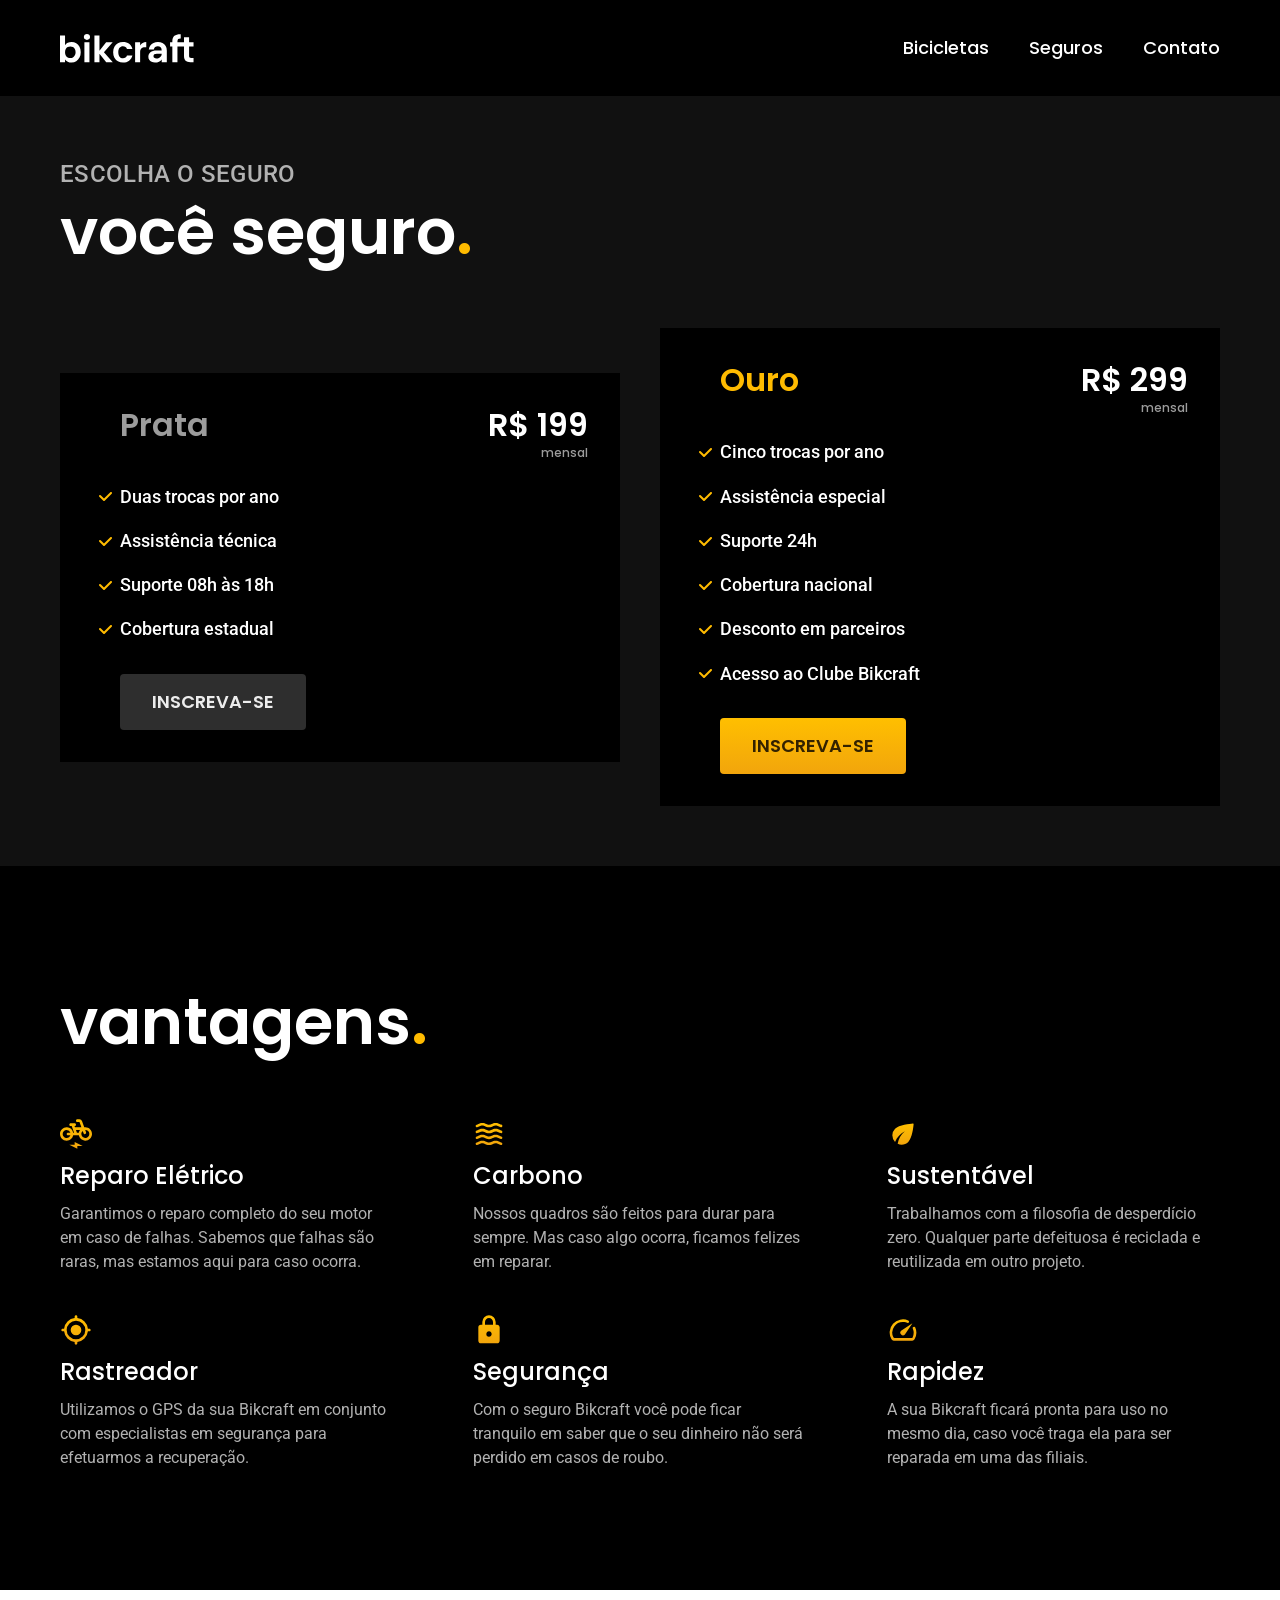
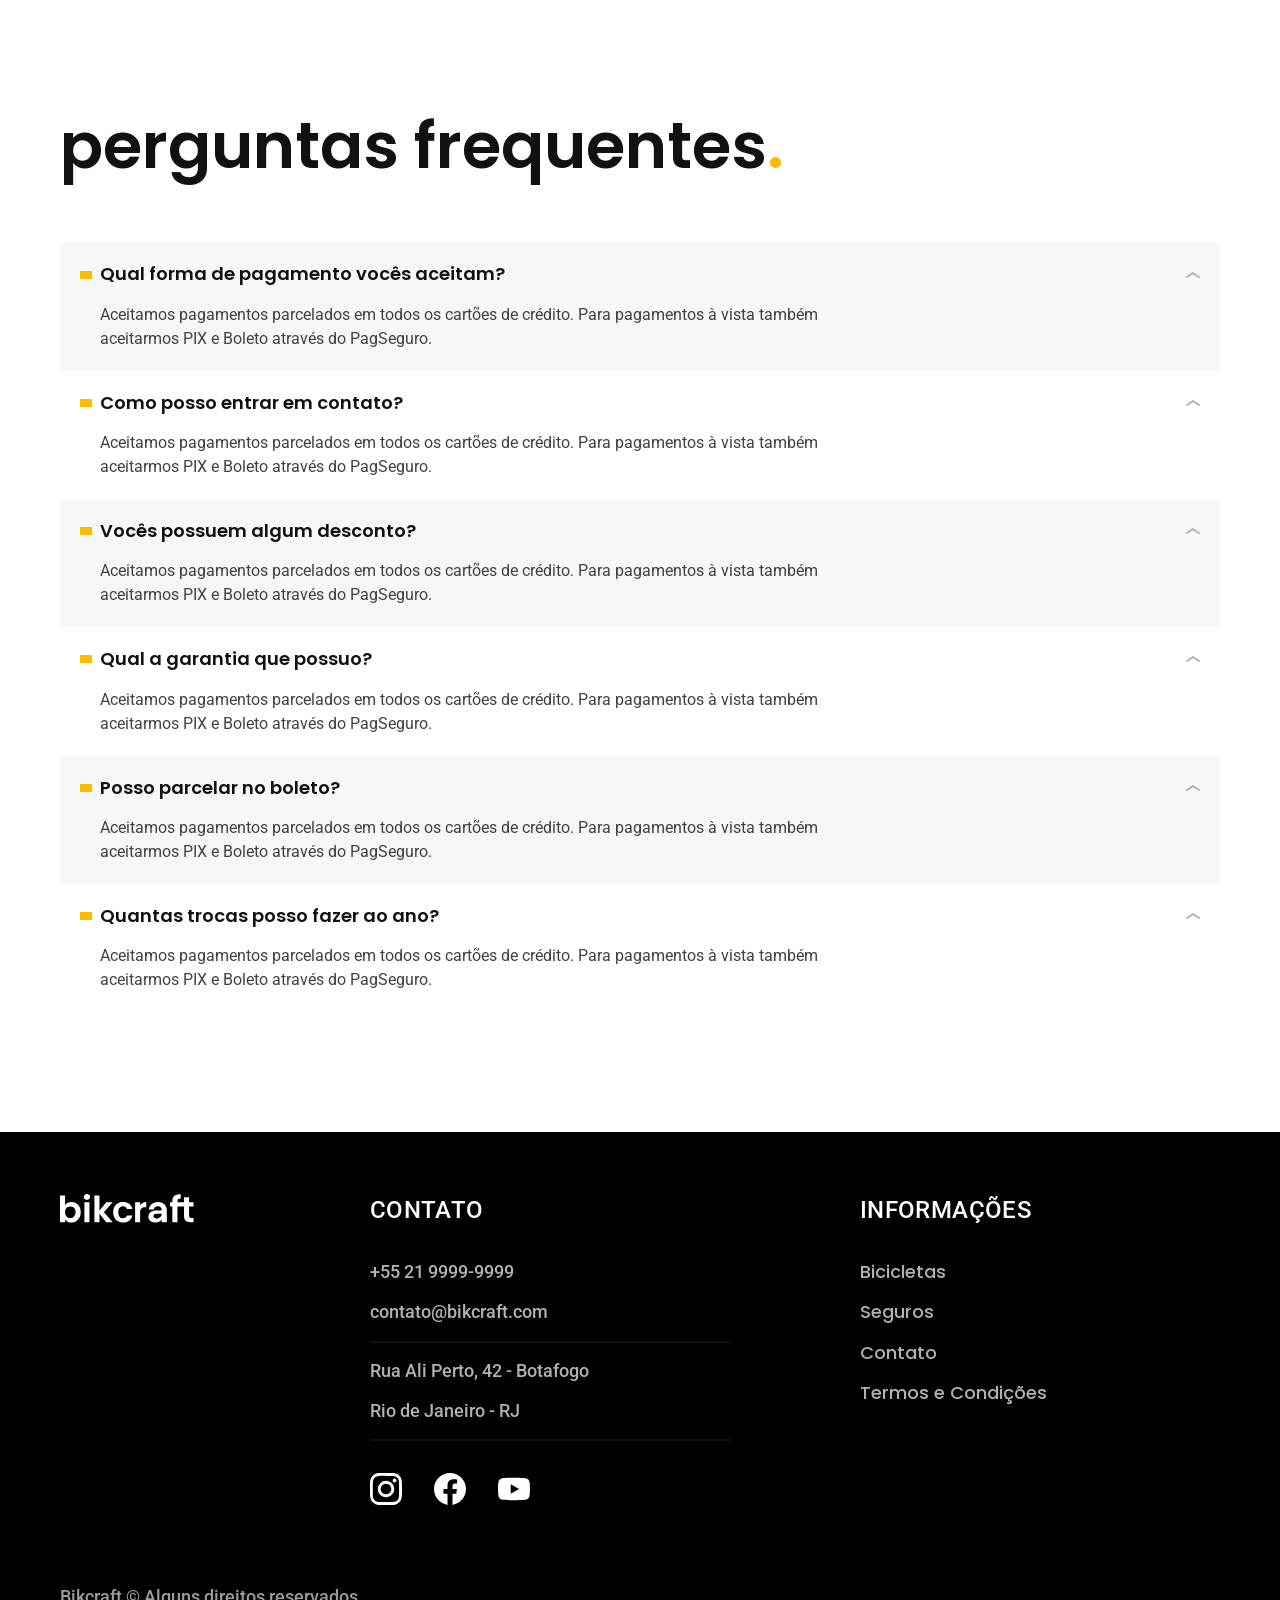
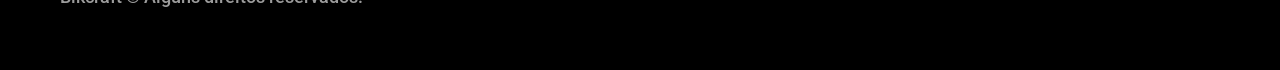
<file: seguros.html>
<!DOCTYPE html>

<html lang="pt-br">

<head>
  <title>Seguros | Bikcraft</title>
  <meta name="viewport" content="width=device-width, initial-scale=1.0"><!-- para fazer o calculo da densidade de pixel para mobile-->
  <meta name="description" content="Seguros.">
  <meta charset="utf-8">
  <link rel="stylesheet" href="./css/style.css">

  <link rel="preconnect" href="https://fonts.googleapis.com">
  <link rel="preconnect" href="https://fonts.gstatic.com" crossorigin>
  <link href="https://fonts.googleapis.com/css2?family=Merriweather:ital,opsz,wght@0,18..144,900;1,18..144,900&family=Poppins:wght@400;600&family=Roboto:ital,wght@0,100..900;1,100..900&display=swap" rel="stylesheet">
</head>

<body id="seguros">
  <header class="header-bg">
    <div class="header container">
      <a href="./">
        <img src="./img/bikcraft.svg" alt="Bikcraft">
      </a>
      <nav aria-label="primaria">
        <ul class="header-menu font-1-m cor-0">
          <li><a href="./bicicletas.html">Bicicletas</a></li>
          <li><a href="./seguros.html">Seguros</a></li>
          <li><a href="./contato.html">Contato</a></li>
        </ul>
      </nav>
    </div>
  </header>

  <main class="seguros-bg">
    <div class="titulo-bg">
      <div class="titulo container">
        <p class="font-2-l-b cor-5">Escolha o seguro</p>
        <h1 class="font-1-xxl cor-0">você seguro<span class="cor-p1">.</span></h1>
      </div>
    </div>

    <div class="seguros container">
      <div class="seguros-item">
        <h3 class="font-1-xl cor-6">Prata</h3>
        <span class="font-1-xl cor-0">R$ 199 <span class="font-1-xs cor-6">mensal</span></span>
        <ul class="font-2-m cor-0">
          <li>Duas trocas por ano</li>
          <li>Assistência técnica</li>
          <li>Suporte 08h às 18h</li>
          <li>Cobertura estadual</li>
        </ul>
        <a class="botao secundario" href=".orcamento.html">Inscreva-se</a>
      </div>

      <div class="seguros-item">
        <h3 class="font-1-xl cor-p1">Ouro</h3>
        <span class="font-1-xl cor-0">R$ 299 <span class="font-1-xs cor-6">mensal</span></span>
        <ul class="font-2-m cor-0">
          <li>Cinco trocas por ano</li>
          <li>Assistência especial</li>
          <li>Suporte 24h</li>
          <li>Cobertura nacional</li>
          <li>Desconto em parceiros</li>
          <li>Acesso ao Clube Bikcraft</li>
        </ul>
        <a class="botao" href=".orcamento.html">Inscreva-se</a>
      </div>
    </div>
  </main>

  <article class="vantagens-bg">
    <div class="vantagens container">
      <h2 class="font-1-xxl cor-0">vantagens<span class="cor-p1">.</span></h2>
      <ul>
        <li>
          <img src="./img/icones/eletrica.svg" alt="">
          <h3 class="font-1-l cor-0">Reparo Elétrico</h3>
          <p class="font-2-s cor-5">Garantimos o reparo completo do seu motor em caso de falhas. Sabemos que falhas são raras, mas estamos aqui para caso ocorra.</p>
        </li>

        <li>
          <img src="./img/icones/carbono.svg" alt="">
          <h3 class="font-1-l cor-0">Carbono</h3>
          <p class="font-2-s cor-5">Nossos quadros são feitos para durar para sempre. Mas caso algo ocorra, ficamos felizes em reparar.</p>
        </li>

        <li>
          <img src="./img/icones/sustentavel.svg" alt="">
          <h3 class="font-1-l cor-0">Sustentável</h3>
          <p class="font-2-s cor-5">Trabalhamos com a filosofia de desperdício zero. Qualquer parte defeituosa é reciclada e reutilizada em outro projeto.</p>
        </li>

        <li>
          <img src="./img/icones/rastreador.svg" alt="">
          <h3 class="font-1-l cor-0">Rastreador</h3>
          <p class="font-2-s cor-5">Utilizamos o GPS da sua Bikcraft em conjunto com especialistas em segurança para efetuarmos a recuperação.</p>
        </li>

        <li>
          <img src="./img/icones/seguro.svg" alt="">
          <h3 class="font-1-l cor-0">Segurança</h3>
          <p class="font-2-s cor-5">Com o seguro Bikcraft você pode ficar tranquilo em saber que o seu dinheiro não será perdido em casos de roubo.</p>
        </li>

        <li>
          <img src="./img/icones/velocidade.svg" alt="">
          <h3 class="font-1-l cor-0">Rapidez</h3>
          <p class="font-2-s cor-5">A sua Bikcraft ficará pronta para uso no mesmo dia, caso você traga ela para ser reparada em uma das filiais.</p>
        </li>
      </ul>
    </div>
  </article>

  <article class="perguntas container">
    <h2 class="font-1-xxl">perguntas frequentes<span class="cor-p1">.</span></h2>

    <dl>
      <div>
        <dt class="font-1-m-b">Qual forma de pagamento vocês aceitam?</dt>
        <dd class="font-2-s cor-9">Aceitamos pagamentos parcelados em todos os cartões de crédito. Para pagamentos à vista também aceitarmos PIX e Boleto através do PagSeguro.</dd>
      </div>
      <div>
        <dt class="font-1-m-b">Como posso entrar em contato?</dt>
        <dd class="font-2-s cor-9">Aceitamos pagamentos parcelados em todos os cartões de crédito. Para pagamentos à vista também aceitarmos PIX e Boleto através do PagSeguro.</dd>
      </div>
      <div>
        <dt class="font-1-m-b">Vocês possuem algum desconto?</dt>
        <dd class="font-2-s cor-9">Aceitamos pagamentos parcelados em todos os cartões de crédito. Para pagamentos à vista também aceitarmos PIX e Boleto através do PagSeguro.</dd>
      </div>
      <div>
        <dt class="font-1-m-b">Qual a garantia que possuo?</dt>
        <dd class="font-2-s cor-9">Aceitamos pagamentos parcelados em todos os cartões de crédito. Para pagamentos à vista também aceitarmos PIX e Boleto através do PagSeguro.</dd>
      </div>
      <div>
        <dt class="font-1-m-b">Posso parcelar no boleto?</dt>
        <dd class="font-2-s cor-9">Aceitamos pagamentos parcelados em todos os cartões de crédito. Para pagamentos à vista também aceitarmos PIX e Boleto através do PagSeguro.</dd>
      </div>
      <div>
        <dt class="font-1-m-b">Quantas trocas posso fazer ao ano?</dt>
        <dd class="font-2-s cor-9">Aceitamos pagamentos parcelados em todos os cartões de crédito. Para pagamentos à vista também aceitarmos PIX e Boleto através do PagSeguro.</dd>
      </div>
    </dl>
  </article>

  <footer class="footer-bg">
    <div class="footer container">
      <img src="./img/bikcraft.svg" alt="Bikcraft">
      <div class="footer-contato">
        <h3 class="font-2-l-b cor-0">Contato</h3>
        <ul class="font-2-m cor-5">
          <li><a href="tel:+552199999999">+55 21 9999-9999</a></li>
          <li><a href="mailto:contato@bikcraft.com">contato@bikcraft.com</a></li>
          <li>Rua Ali Perto, 42 - Botafogo</li>
          <li>Rio de Janeiro - RJ</li>
        </ul>
        <div class="footer-redes">
          <a href="./">
            <img src="./img/redes/instagram.svg" alt="instagram">
          </a>
          <a href="./">
            <img src="./img/redes/facebook.svg" alt="facebook">
          </a>
          <a href="./">
            <img src="./img/redes/youtube.svg" alt="youtube">
          </a>
        </div>
      </div>
      <div class="footer-informacoes">
        <h3 class="font-2-l-b cor-0">Informações</h3>
        <nav>
          <ul class="font-1-m cor-5">
            <li><a href="./bicicletas.html">Bicicletas</a></li>
            <li><a href="./seguros.html">Seguros</a></li>
            <li><a href="./contato.html">Contato</a></li>
            <li><a href="./termos.html">Termos e Condições</a></li>
          </ul>
        </nav>
      </div>
      <p class="footer-copy font-2-m cor-6">Bikcraft © Alguns direitos reservados.</p>
    </div>
  </footer>
</body>

</html>
</file>
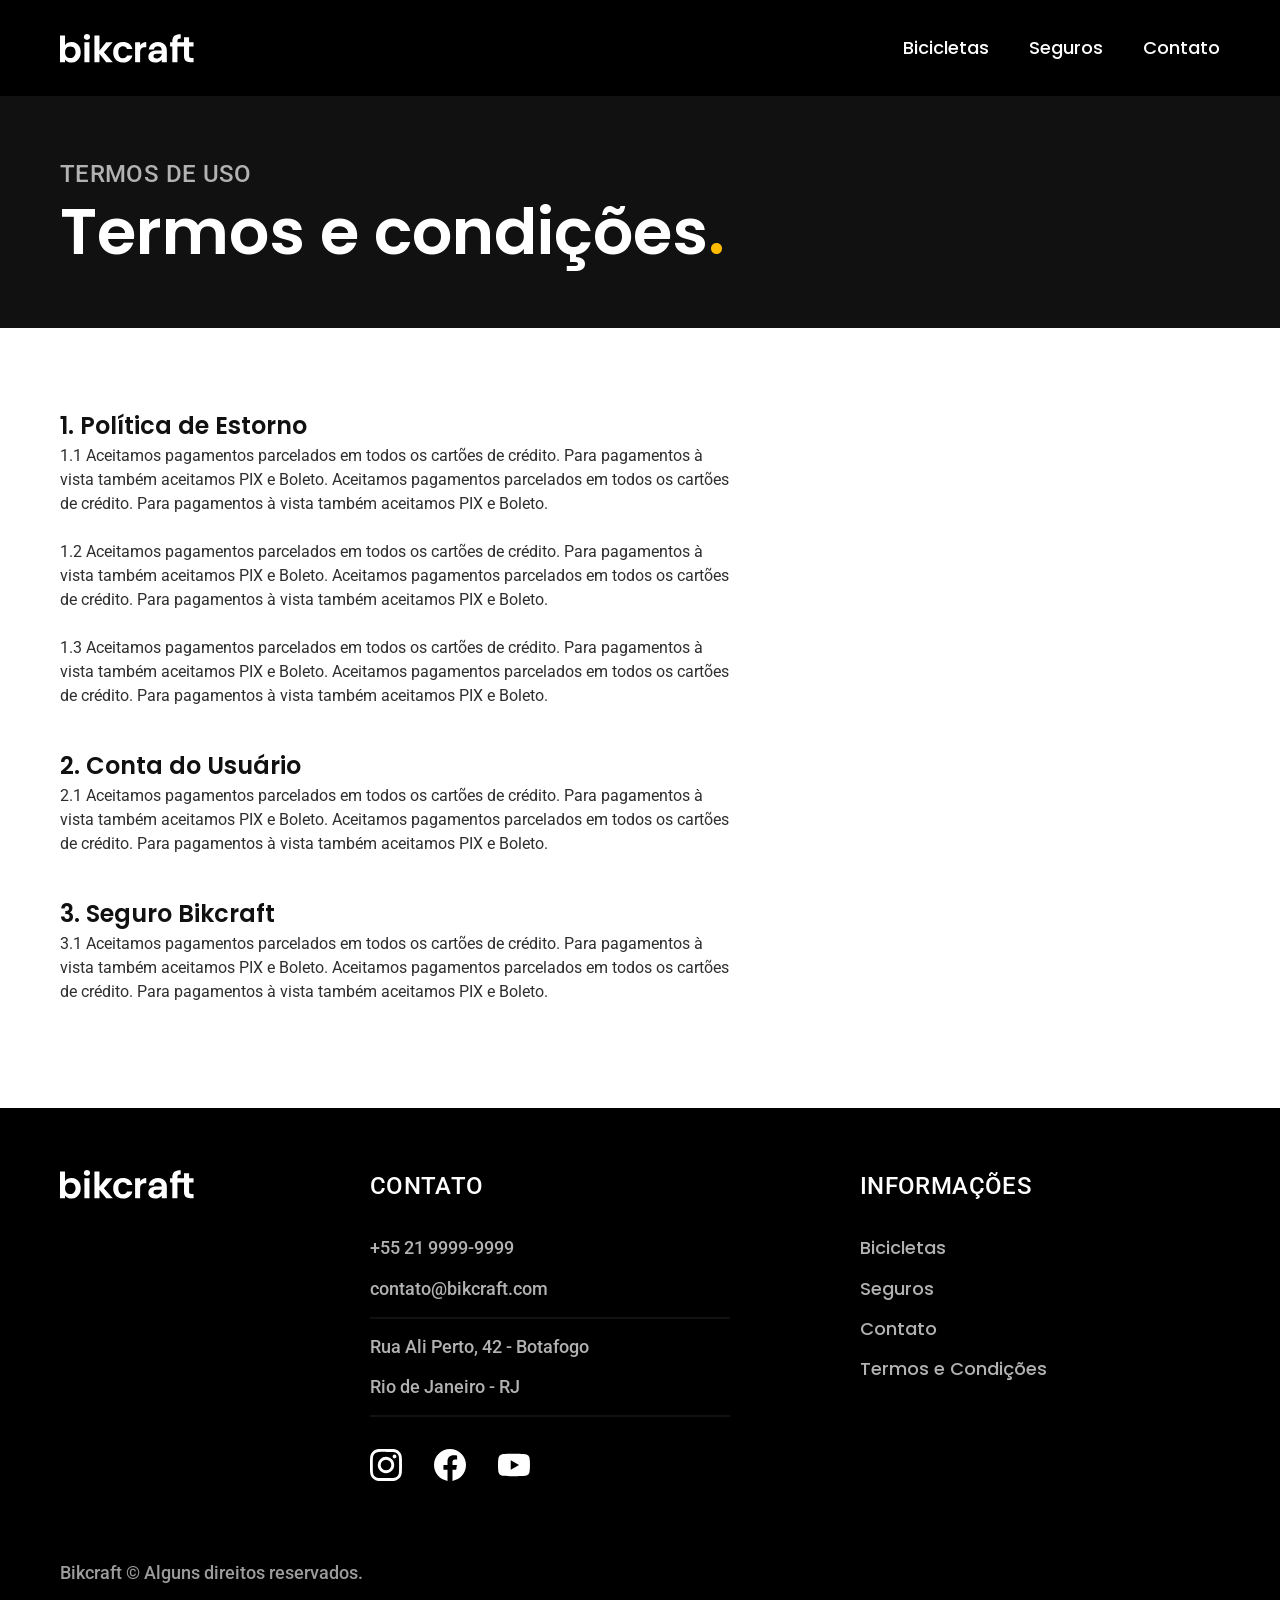
<file: termos.html>
<!DOCTYPE html>

<html lang="pt-br">

<head>
  <title>Termos e Condições | Bikcraft</title>
  <meta name="viewport" content="width=device-width, initial-scale=1.0"><!-- para fazer o calculo da densidade de pixel para mobile-->
  <meta name="description" content="Termos e condições.">
  <meta charset="utf-8">
  <link rel="stylesheet" href="./css/style.css">

  <link rel="preconnect" href="https://fonts.googleapis.com">
  <link rel="preconnect" href="https://fonts.gstatic.com" crossorigin>
  <link href="https://fonts.googleapis.com/css2?family=Merriweather:ital,opsz,wght@0,18..144,900;1,18..144,900&family=Poppins:wght@400;600&family=Roboto:ital,wght@0,100..900;1,100..900&display=swap" rel="stylesheet">
</head>

<body id="termos">
  <header class="header-bg">
    <div class="header container">
      <a href="./">
        <img src="./img/bikcraft.svg" alt="Bikcraft">
      </a>
      <nav aria-label="primaria">
        <ul class="header-menu font-1-m cor-0">
          <li><a href="./bicicletas.html">Bicicletas</a></li>
          <li><a href="./seguros.html">Seguros</a></li>
          <li><a href="./contato.html">Contato</a></li>
        </ul>
      </nav>
    </div>
  </header>

  <main>
    <div class="titulo-bg">
      <div class="titulo container">
        <p class="font-2-l-b cor-5">Termos de uso</p>
        <h1 class="font-1-xxl cor-0">Termos e condições<span class="cor-p1">.</span></h1>
      </div>
    </div>

    <div class="termos font-2-s cor-10 container">
      <h2 class="font-1-l cor-11">1. Política de Estorno</h2>
      <p>1.1 Aceitamos pagamentos parcelados em todos os cartões de crédito. Para pagamentos à vista também aceitamos PIX e Boleto. Aceitamos pagamentos parcelados em todos os cartões de crédito. Para pagamentos à vista também aceitamos PIX e Boleto.</p>
      <p>1.2 Aceitamos pagamentos parcelados em todos os cartões de crédito. Para pagamentos à vista também aceitamos PIX e Boleto. Aceitamos pagamentos parcelados em todos os cartões de crédito. Para pagamentos à vista também aceitamos PIX e Boleto.</p>
      <p>1.3 Aceitamos pagamentos parcelados em todos os cartões de crédito. Para pagamentos à vista também aceitamos PIX e Boleto. Aceitamos pagamentos parcelados em todos os cartões de crédito. Para pagamentos à vista também aceitamos PIX e Boleto.</p>
      <h2 class="font-1-l cor-11">2. Conta do Usuário</h2>
      <p>2.1 Aceitamos pagamentos parcelados em todos os cartões de crédito. Para pagamentos à vista também aceitamos PIX e Boleto. Aceitamos pagamentos parcelados em todos os cartões de crédito. Para pagamentos à vista também aceitamos PIX e Boleto.</p>
      <h2 class="font-1-l cor-11">3. Seguro Bikcraft</h2>
      <p>3.1 Aceitamos pagamentos parcelados em todos os cartões de crédito. Para pagamentos à vista também aceitamos PIX e Boleto. Aceitamos pagamentos parcelados em todos os cartões de crédito. Para pagamentos à vista também aceitamos PIX e Boleto.</p>
    </div>
  </main>

  <footer class="footer-bg">
    <div class="footer container">
      <img src="./img/bikcraft.svg" alt="Bikcraft">
      <div class="footer-contato">
        <h3 class="font-2-l-b cor-0">Contato</h3>
        <ul class="font-2-m cor-5">
          <li><a href="tel:+552199999999">+55 21 9999-9999</a></li>
          <li><a href="mailto:contato@bikcraft.com">contato@bikcraft.com</a></li>
          <li>Rua Ali Perto, 42 - Botafogo</li>
          <li>Rio de Janeiro - RJ</li>
        </ul>
        <div class="footer-redes">
          <a href="./">
            <img src="./img/redes/instagram.svg" alt="instagram">
          </a>
          <a href="./">
            <img src="./img/redes/facebook.svg" alt="facebook">
          </a>
          <a href="./">
            <img src="./img/redes/youtube.svg" alt="youtube">
          </a>
        </div>
      </div>
      <div class="footer-informacoes">
        <h3 class="font-2-l-b cor-0">Informações</h3>
        <nav>
          <ul class="font-1-m cor-5">
            <li><a href="./bicicletas.html">Bicicletas</a></li>
            <li><a href="./seguros.html">Seguros</a></li>
            <li><a href="./contato.html">Contato</a></li>
            <li><a href="./termos.html">Termos e Condições</a></li>
          </ul>
        </nav>
      </div>
      <p class="footer-copy font-2-m cor-6">Bikcraft © Alguns direitos reservados.</p>
    </div>
  </footer>
</body>

</html>
</file>
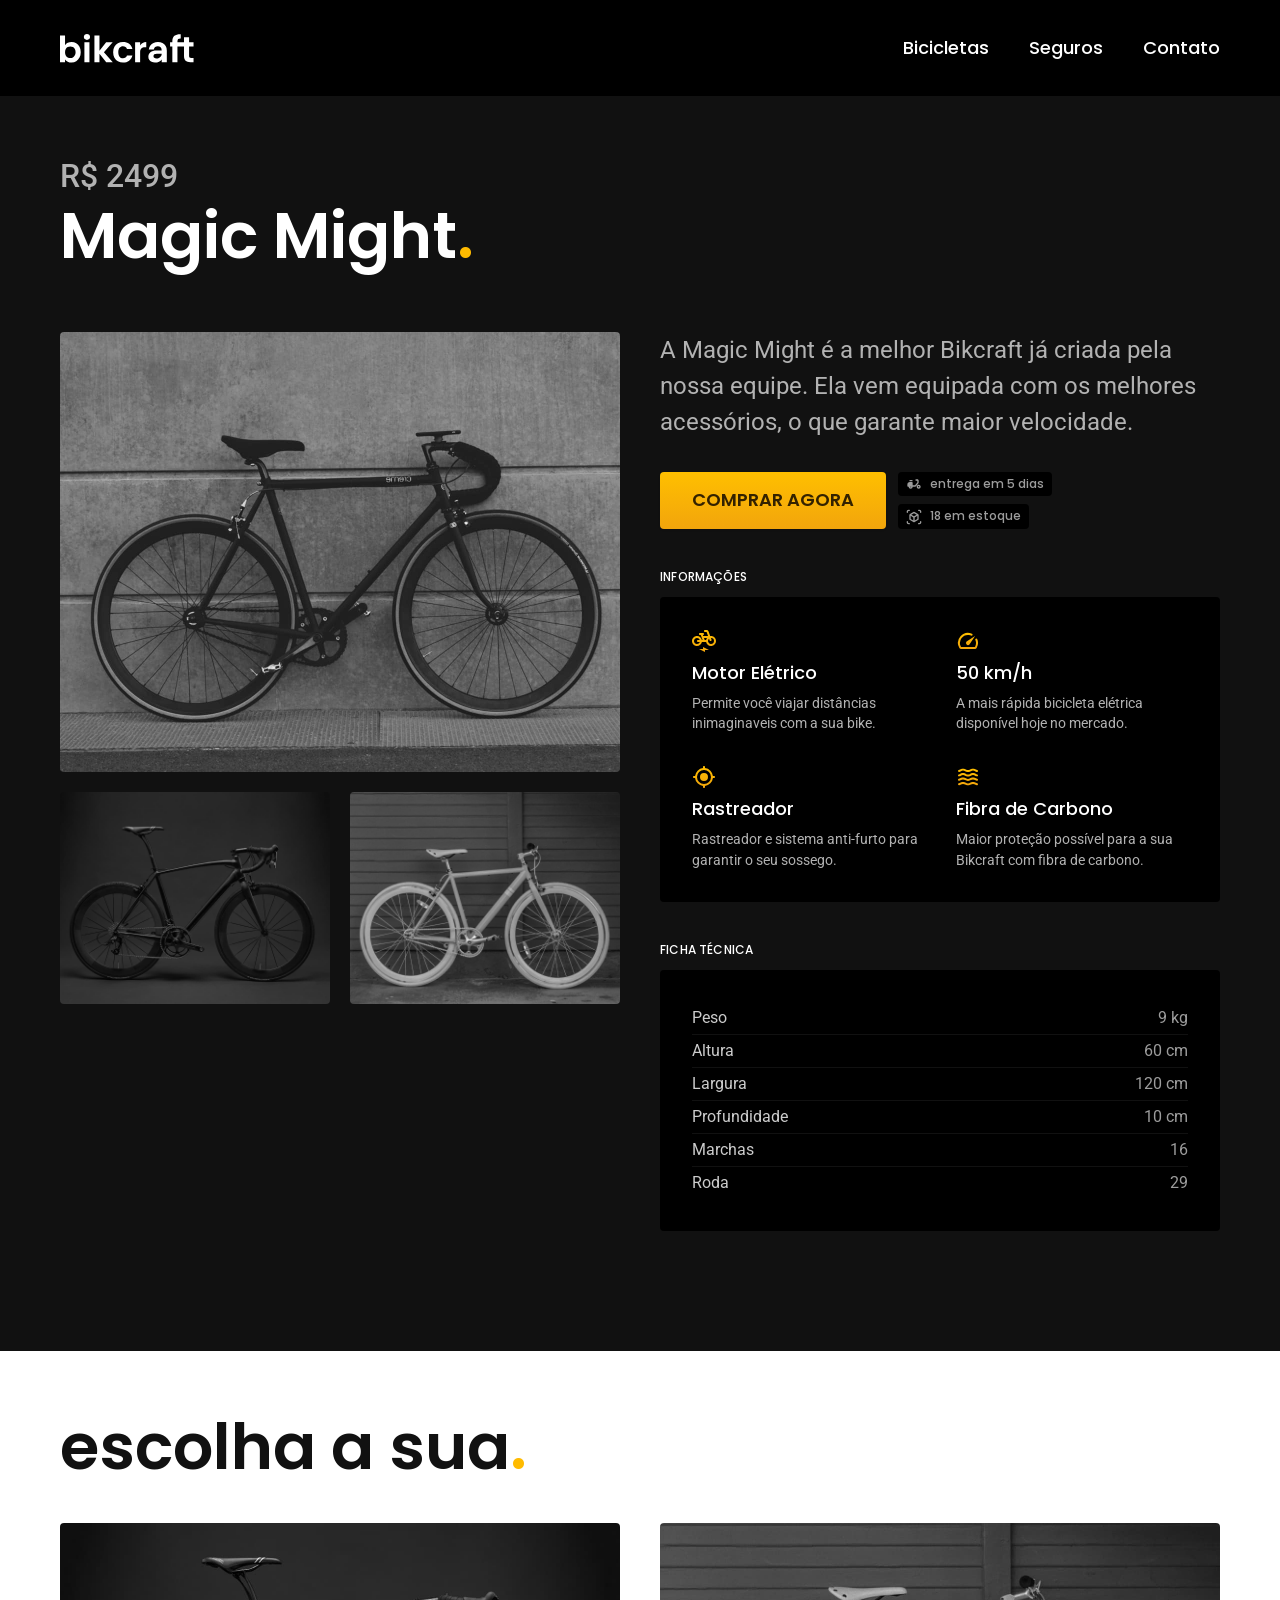
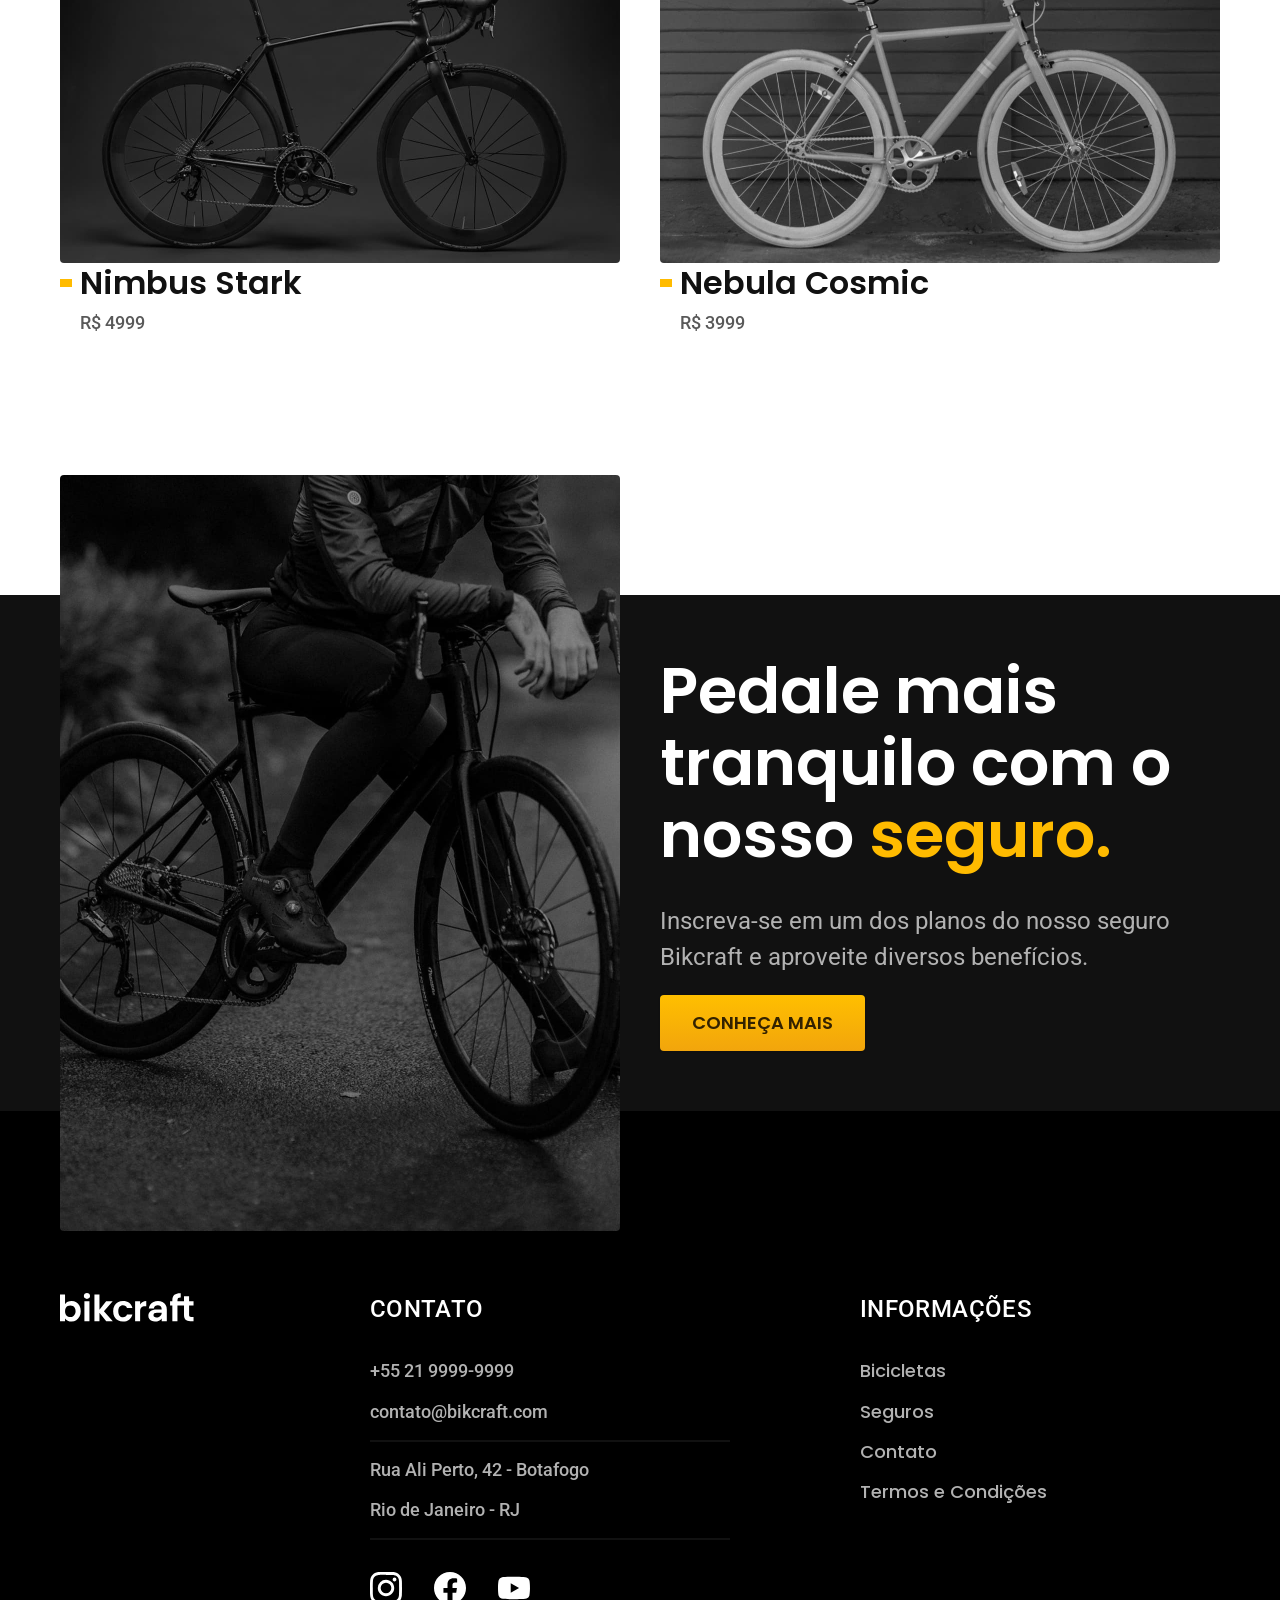
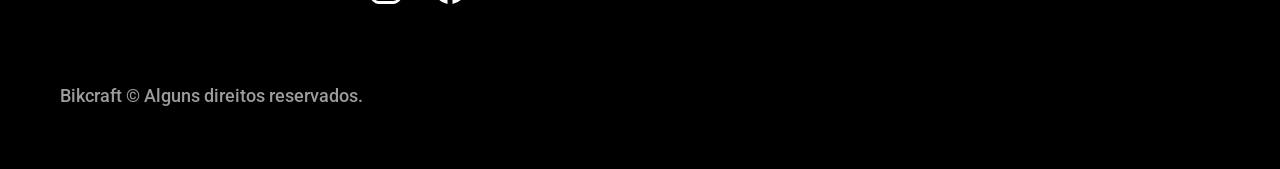
<file: bicicletas/magic.html>
<!DOCTYPE html>

<html lang="pt-br">

<head>
  <title>Magic | Bikcraft</title>
  <meta name="viewport" content="width=device-width, initial-scale=1.0"><!-- para fazer o calculo da densidade de pixel para mobile-->
  <meta name="description" content="Magic">
  <meta charset="utf-8">
  <link rel="stylesheet" href="../css/style.css">

  <link rel="preconnect" href="https://fonts.googleapis.com">
  <link rel="preconnect" href="https://fonts.gstatic.com" crossorigin>
  <link href="https://fonts.googleapis.com/css2?family=Merriweather:ital,opsz,wght@0,18..144,900;1,18..144,900&family=Poppins:wght@400;600&family=Roboto:ital,wght@0,100..900;1,100..900&display=swap" rel="stylesheet">
</head>

<body id="bicicleta">
  <header class="header-bg">
    <div class="header container">
      <a href="../">
        <img src="../img/bikcraft.svg" alt="Bikcraft">
      </a>
      <nav aria-label="primaria">
        <ul class="header-menu font-1-m cor-0">
          <li><a href="../bicicletas.html">Bicicletas</a></li>
          <li><a href="../seguros.html">Seguros</a></li>
          <li><a href="../contato.html">Contato</a></li>
        </ul>
      </nav>
    </div>
  </header>

  <main class="titulo-bg">
    <div>
      <div class="titulo container">
        <p class="font-2-xl cor-5">R$ 2499</p>
        <h1 class="font-1-xxl cor-0">Magic Might<span class="cor-p1">.</span></h1>
      </div>
    </div>

    <div class="bicicletas container">
      <div class="bicicletas-imagens">
        <img src="../img/bicicleta/nimbus2.jpg" alt="">
        <img src="../img/bicicleta/nimbus1.jpg" alt="">
        <img src="../img/bicicleta/nimbus3.jpg" alt="">
      </div>
      <div class="bicicleta-conteudo">
        <p class="font-2-l cor-5">A Magic Might é a melhor Bikcraft já criada pela nossa equipe. Ela vem equipada com os melhores acessórios, o que garante maior velocidade.</p>
        <div class="bicicleta-comprar">
          <a class="botao" href="../orcamento.html">Comprar agora</a>
          <span class="font-1-xs cor-6"><img src="../img/icones/entrega.svg" alt="">entrega em 5 dias</span>
          <span class="font-1-xs cor-6"><img src="../img/icones/estoque.svg" alt="">18 em estoque</span>
        </div>

        <h2 class="font-1-xs cor-0">Informações</h2>
        <ul class="bicicleta-informacoes">
          <li>
            <img src="../img/icones/eletrica.svg" alt="">
            <h3 class="font-1-m cor-0">Motor Elétrico</h3>
            <p class="font-2-xs cor-5">Permite você viajar distâncias inimaginaveis com a sua bike.</p>
          </li>

          <li>
            <img src="../img/icones/velocidade.svg" alt="">
            <h3 class="font-1-m cor-0">50 km/h</h3>
            <p class="font-2-xs cor-5">A mais rápida bicicleta elétrica disponível hoje no mercado.</p>
          </li>

          <li>
            <img src="../img/icones/rastreador.svg" alt="">
            <h3 class="font-1-m cor-0">Rastreador</h3>
            <p class="font-2-xs cor-5">Rastreador e sistema anti-furto para garantir o seu sossego.</p>
          </li>

          <li>
            <img src="../img/icones/carbono.svg" alt="">
            <h3 class="font-1-m cor-0">Fibra de Carbono</h3>
            <p class="font-2-xs cor-5">Maior proteção possível para a sua Bikcraft com fibra de carbono.</p>
          </li>
        </ul>
        <h2 class="font-1-xs cor-0">Ficha Técnica</h2>
        <ul class="bicicleta-ficha font-2-s cor-4">
          <li>Peso <span>9 kg</span></li>
          <li>Altura <span>60 cm</span></li>
          <li>Largura <span>120 cm</span></li>
          <li>Profundidade <span>10 cm</span></li>
          <li>Marchas <span>16</span></li>
          <li>Roda <span>29</span></li>
        </ul>
      </div>
    </div>
  </main>

  <article class="container bicicletas-lista">
    <h2 class="font-1-xxl">escolha a sua<span class="cor-p1">.</span></h2>

    <ul>
      <li>
        <a href="./nimbus.html">
          <img src="../img/bicicletas/nimbus.jpg" alt="Bicicleta preta">
          <h3 class="font-1-xl">Nimbus Stark</h3>
          <span class="price font-2-m cor-8">R$ 4999</span>
        </a>
      </li>

      <li>
        <a href="./nebula.html">
          <img src="../img/bicicletas/nebula.jpg" alt="Bicicleta preta">
          <h3 class="font-1-xl">Nebula Cosmic</h3>
          <span class="price font-2-m cor-8">R$ 3999</span>
        </a>
      </li>
    </ul>
  </article>

  <article class="seguro-bg">
    <div class="seguro container">
      <div class="seguro-imagem">
        <img src="../img/fotos/seguros.jpg" alt="Pessoa parada em cima de uma bicicleta.">
      </div>
      <div class="seguro-conteudo">
        <h2 class="font-1-xxl cor-0">Pedale mais tranquilo com o nosso <span class="cor-p1">seguro.</span></h2>
        <p class="font-2-l cor-5">Inscreva-se em um dos planos do nosso seguro Bikcraft e aproveite diversos benefícios.</p>
        <a class="botao" href="../seguros.html">Conheça Mais</a>
      </div>
    </div>
  </article>

  <footer class="footer-bg">
    <div class="footer container">
      <img src="../img/bikcraft.svg" alt="Bikcraft">
      <div class="footer-contato">
        <h3 class="font-2-l-b cor-0">Contato</h3>
        <ul class="font-2-m cor-5">
          <li><a href="tel:+552199999999">+55 21 9999-9999</a></li>
          <li><a href="mailto:contato@bikcraft.com">contato@bikcraft.com</a></li>
          <li>Rua Ali Perto, 42 - Botafogo</li>
          <li>Rio de Janeiro - RJ</li>
        </ul>
        <div class="footer-redes">
          <a href="../">
            <img src="../img/redes/instagram.svg" alt="instagram">
          </a>
          <a href="../">
            <img src="../img/redes/facebook.svg" alt="facebook">
          </a>
          <a href="../">
            <img src="../img/redes/youtube.svg" alt="youtube">
          </a>
        </div>
      </div>
      <div class="footer-informacoes">
        <h3 class="font-2-l-b cor-0">Informações</h3>
        <nav>
          <ul class="font-1-m cor-5">
            <li><a href="../bicicletas.html">Bicicletas</a></li>
            <li><a href="../seguros.html">Seguros</a></li>
            <li><a href="../contato.html">Contato</a></li>
            <li><a href="../termos.html">Termos e Condições</a></li>
          </ul>
        </nav>
      </div>
      <p class="footer-copy font-2-m cor-6">Bikcraft © Alguns direitos reservados.</p>
    </div>
  </footer>
</body>

</html>
</file>
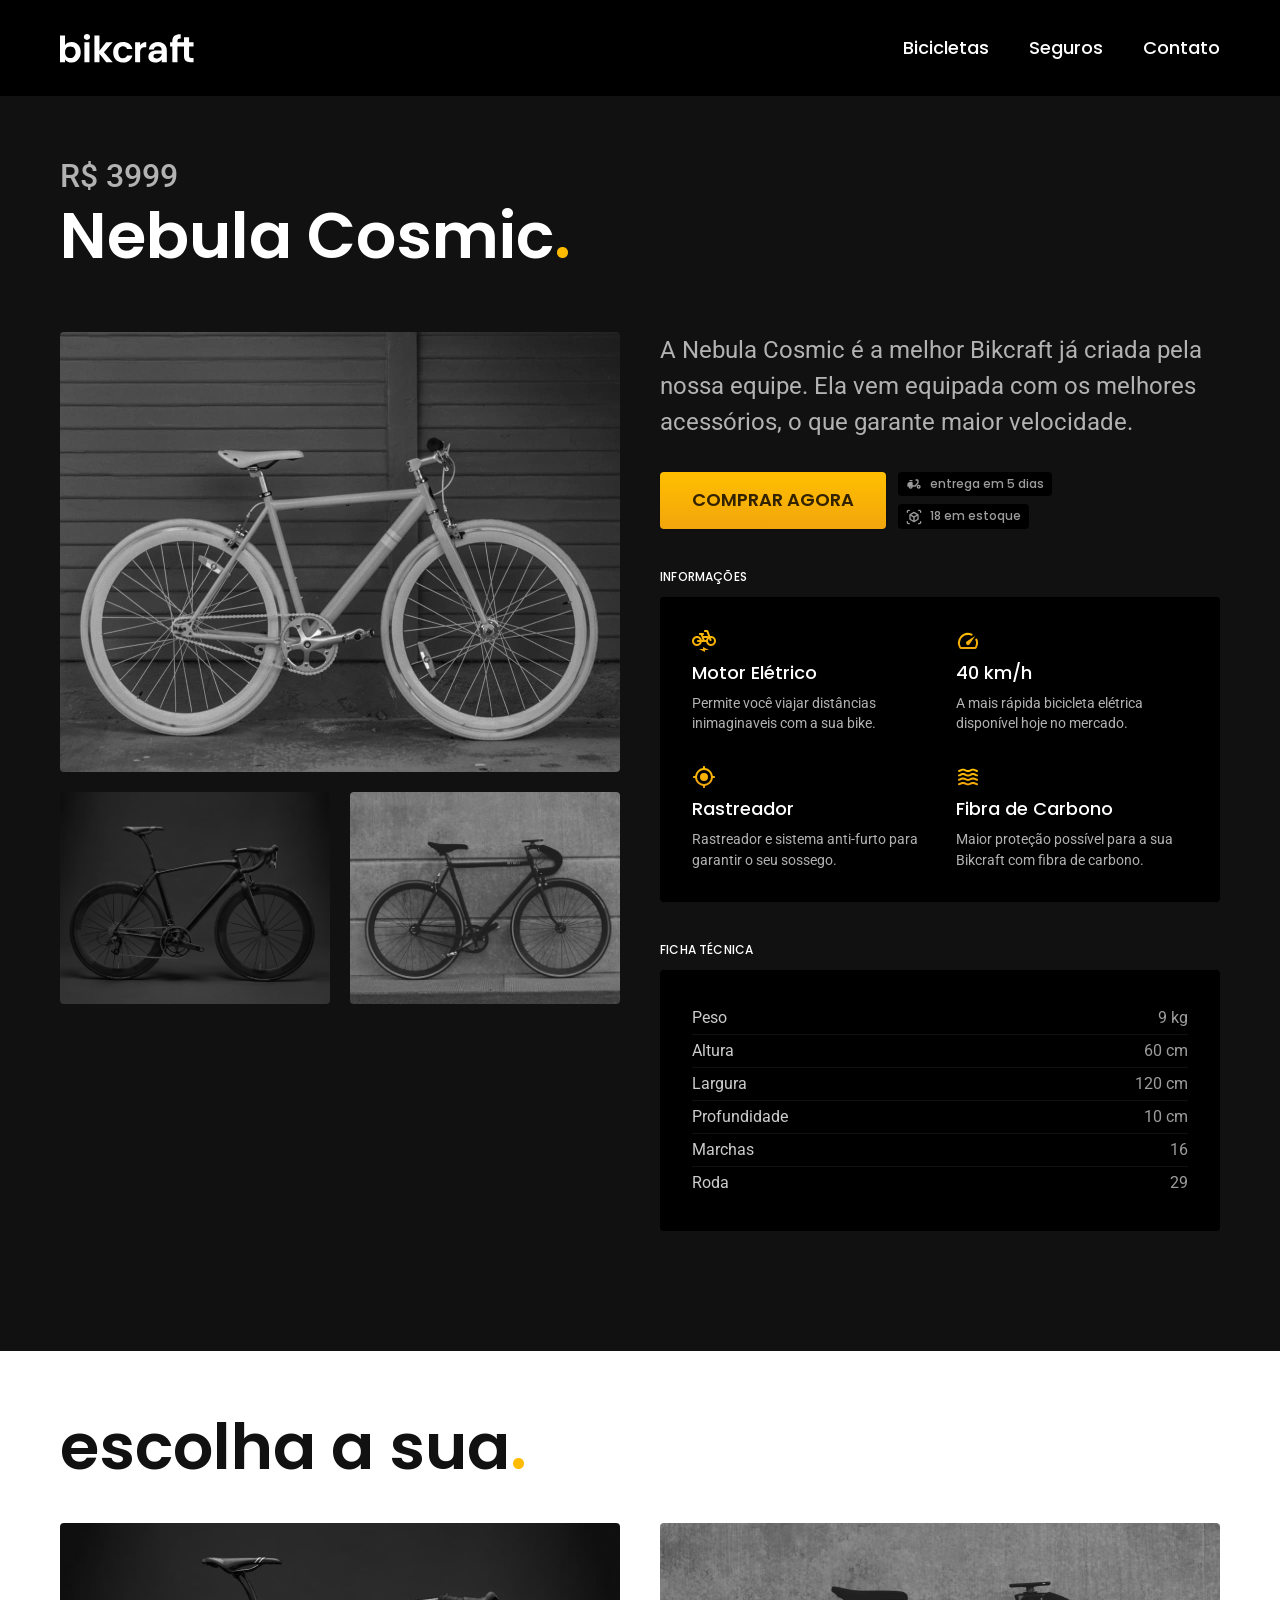
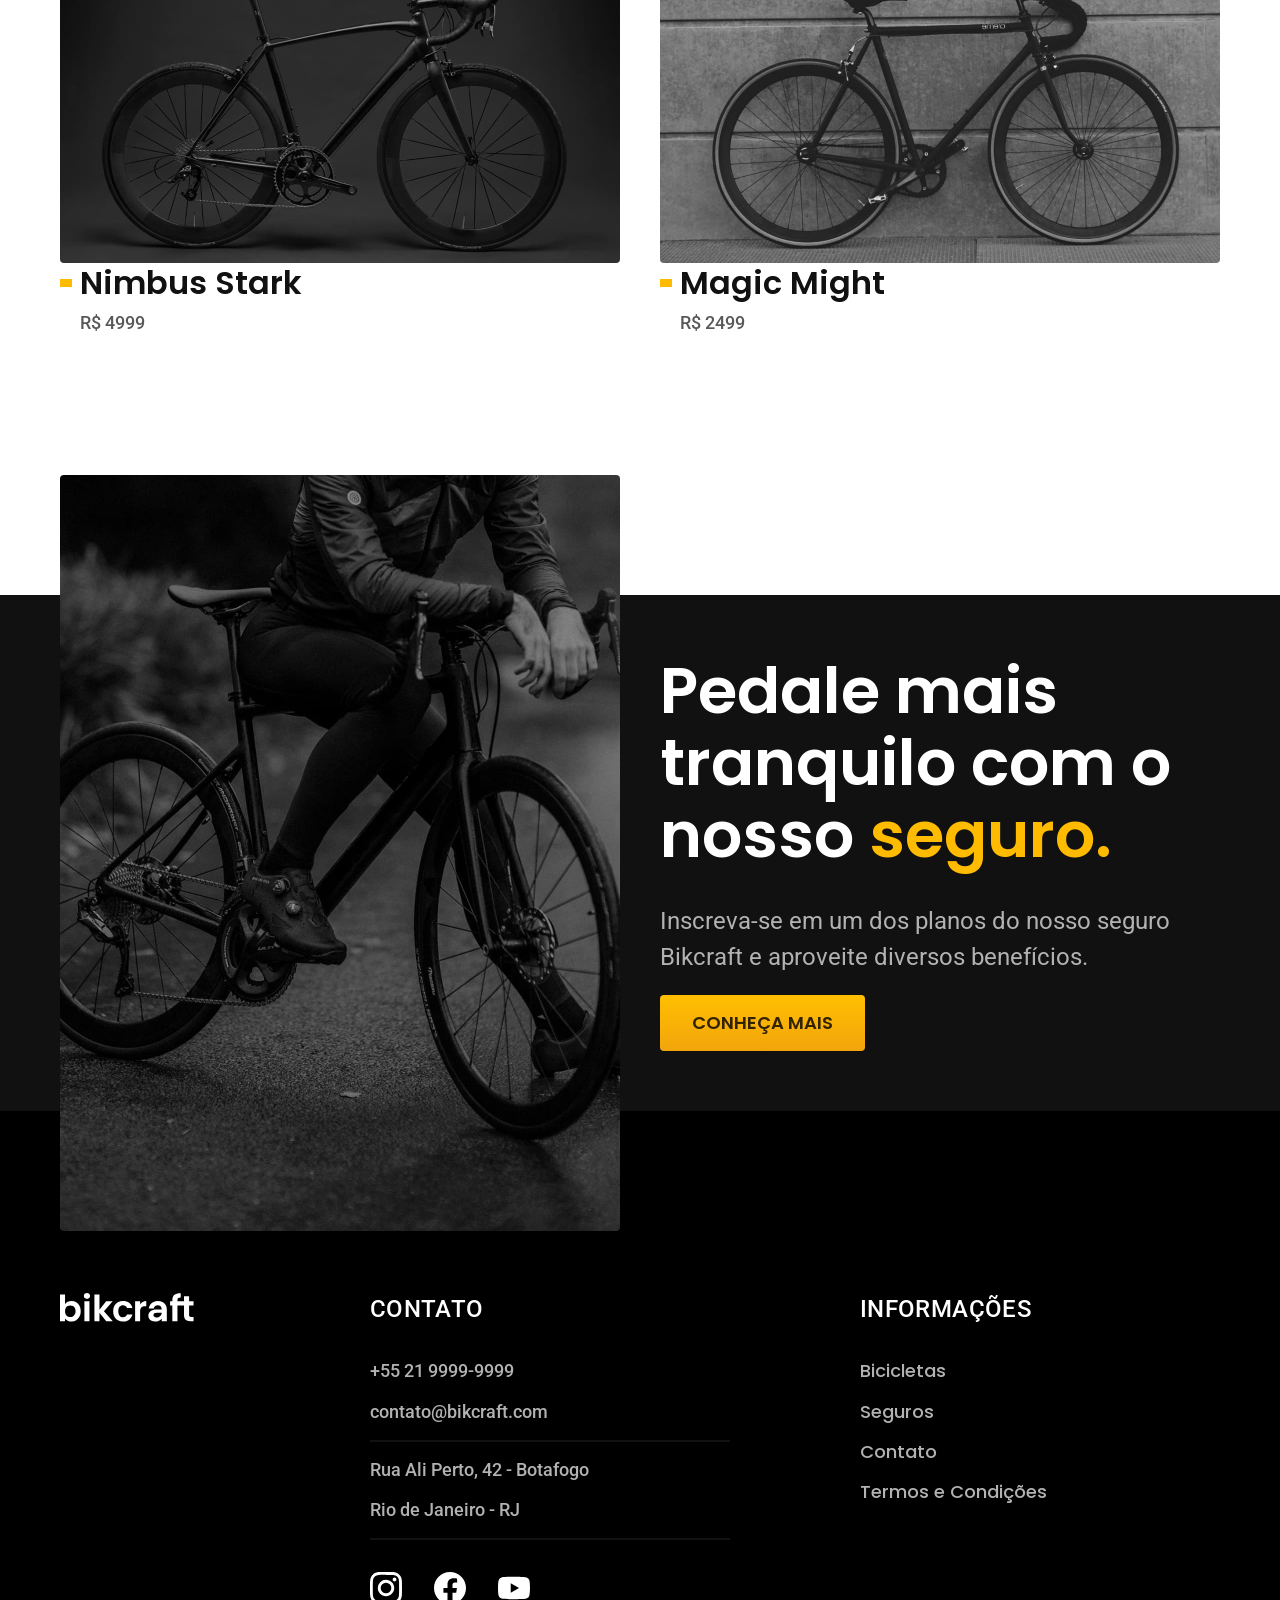
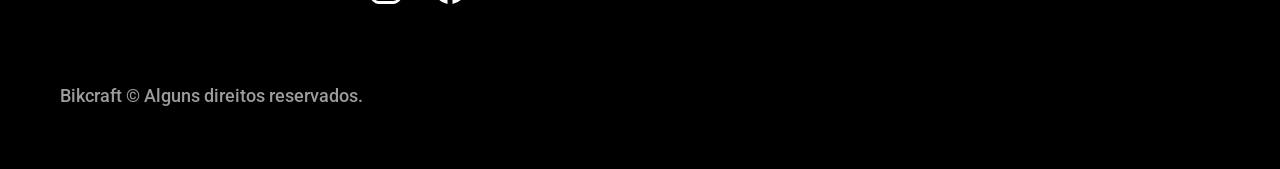
<file: bicicletas/nebula.html>
<!DOCTYPE html>

<html lang="pt-br">

<head>
  <title>Nebula | Bikcraft</title>
  <meta name="viewport" content="width=device-width, initial-scale=1.0"><!-- para fazer o calculo da densidade de pixel para mobile-->
  <meta name="description" content="Nebula">
  <meta charset="utf-8">
  <link rel="stylesheet" href="../css/style.css">

  <link rel="preconnect" href="https://fonts.googleapis.com">
  <link rel="preconnect" href="https://fonts.gstatic.com" crossorigin>
  <link href="https://fonts.googleapis.com/css2?family=Merriweather:ital,opsz,wght@0,18..144,900;1,18..144,900&family=Poppins:wght@400;600&family=Roboto:ital,wght@0,100..900;1,100..900&display=swap" rel="stylesheet">
</head>

<body id="bicicleta">
  <header class="header-bg">
    <div class="header container">
      <a href="../">
        <img src="../img/bikcraft.svg" alt="Bikcraft">
      </a>
      <nav aria-label="primaria">
        <ul class="header-menu font-1-m cor-0">
          <li><a href="../bicicletas.html">Bicicletas</a></li>
          <li><a href="../seguros.html">Seguros</a></li>
          <li><a href="../contato.html">Contato</a></li>
        </ul>
      </nav>
    </div>
  </header>

  <main class="titulo-bg">
    <div>
      <div class="titulo container">
        <p class="font-2-xl cor-5">R$ 3999</p>
        <h1 class="font-1-xxl cor-0">Nebula Cosmic<span class="cor-p1">.</span></h1>
      </div>
    </div>

    <div class="bicicletas container">
      <div class="bicicletas-imagens">
        <img src="../img/bicicleta/nimbus3.jpg" alt="">
        <img src="../img/bicicleta/nimbus1.jpg" alt="">
        <img src="../img/bicicleta/nimbus2.jpg" alt="">
      </div>
      <div class="bicicleta-conteudo">
        <p class="font-2-l cor-5">A Nebula Cosmic é a melhor Bikcraft já criada pela nossa equipe. Ela vem equipada com os melhores acessórios, o que garante maior velocidade.</p>
        <div class="bicicleta-comprar">
          <a class="botao" href="../orcamento.html">Comprar agora</a>
          <span class="font-1-xs cor-6"><img src="../img/icones/entrega.svg" alt="">entrega em 5 dias</span>
          <span class="font-1-xs cor-6"><img src="../img/icones/estoque.svg" alt="">18 em estoque</span>
        </div>

        <h2 class="font-1-xs cor-0">Informações</h2>
        <ul class="bicicleta-informacoes">
          <li>
            <img src="../img/icones/eletrica.svg" alt="">
            <h3 class="font-1-m cor-0">Motor Elétrico</h3>
            <p class="font-2-xs cor-5">Permite você viajar distâncias inimaginaveis com a sua bike.</p>
          </li>

          <li>
            <img src="../img/icones/velocidade.svg" alt="">
            <h3 class="font-1-m cor-0">40 km/h</h3>
            <p class="font-2-xs cor-5">A mais rápida bicicleta elétrica disponível hoje no mercado.</p>
          </li>

          <li>
            <img src="../img/icones/rastreador.svg" alt="">
            <h3 class="font-1-m cor-0">Rastreador</h3>
            <p class="font-2-xs cor-5">Rastreador e sistema anti-furto para garantir o seu sossego.</p>
          </li>

          <li>
            <img src="../img/icones/carbono.svg" alt="">
            <h3 class="font-1-m cor-0">Fibra de Carbono</h3>
            <p class="font-2-xs cor-5">Maior proteção possível para a sua Bikcraft com fibra de carbono.</p>
          </li>
        </ul>
        <h2 class="font-1-xs cor-0">Ficha Técnica</h2>
        <ul class="bicicleta-ficha font-2-s cor-4">
          <li>Peso <span>9 kg</span></li>
          <li>Altura <span>60 cm</span></li>
          <li>Largura <span>120 cm</span></li>
          <li>Profundidade <span>10 cm</span></li>
          <li>Marchas <span>16</span></li>
          <li>Roda <span>29</span></li>
        </ul>
      </div>
    </div>
  </main>

  <article class="container bicicletas-lista">
    <h2 class="font-1-xxl">escolha a sua<span class="cor-p1">.</span></h2>

    <ul>
      <li>
        <a href="./nimbus.html">
          <img src="../img/bicicletas/nimbus.jpg" alt="Bicicleta preta">
          <h3 class="font-1-xl">Nimbus Stark</h3>
          <span class="price font-2-m cor-8">R$ 4999</span>
        </a>
      </li>

      <li>
        <a href="./magic.html">
          <img src="../img/bicicletas/magic.jpg" alt="Bicicleta preta">
          <h3 class="font-1-xl">Magic Might</h3>
          <span class="price font-2-m cor-8">R$ 2499</span>
        </a>
      </li>
    </ul>
  </article>

  <article class="seguro-bg">
    <div class="seguro container">
      <div class="seguro-imagem">
        <img src="../img/fotos/seguros.jpg" alt="Pessoa parada em cima de uma bicicleta.">
      </div>
      <div class="seguro-conteudo">
        <h2 class="font-1-xxl cor-0">Pedale mais tranquilo com o nosso <span class="cor-p1">seguro.</span></h2>
        <p class="font-2-l cor-5">Inscreva-se em um dos planos do nosso seguro Bikcraft e aproveite diversos benefícios.</p>
        <a class="botao" href="../seguros.html">Conheça Mais</a>
      </div>
    </div>
  </article>

  <footer class="footer-bg">
    <div class="footer container">
      <img src="../img/bikcraft.svg" alt="Bikcraft">
      <div class="footer-contato">
        <h3 class="font-2-l-b cor-0">Contato</h3>
        <ul class="font-2-m cor-5">
          <li><a href="tel:+552199999999">+55 21 9999-9999</a></li>
          <li><a href="mailto:contato@bikcraft.com">contato@bikcraft.com</a></li>
          <li>Rua Ali Perto, 42 - Botafogo</li>
          <li>Rio de Janeiro - RJ</li>
        </ul>
        <div class="footer-redes">
          <a href="../">
            <img src="../img/redes/instagram.svg" alt="instagram">
          </a>
          <a href="../">
            <img src="../img/redes/facebook.svg" alt="facebook">
          </a>
          <a href="../">
            <img src="../img/redes/youtube.svg" alt="youtube">
          </a>
        </div>
      </div>
      <div class="footer-informacoes">
        <h3 class="font-2-l-b cor-0">Informações</h3>
        <nav>
          <ul class="font-1-m cor-5">
            <li><a href="../bicicletas.html">Bicicletas</a></li>
            <li><a href="../seguros.html">Seguros</a></li>
            <li><a href="../contato.html">Contato</a></li>
            <li><a href="../termos.html">Termos e Condições</a></li>
          </ul>
        </nav>
      </div>
      <p class="footer-copy font-2-m cor-6">Bikcraft © Alguns direitos reservados.</p>
    </div>
  </footer>
</body>

</html>
</file>
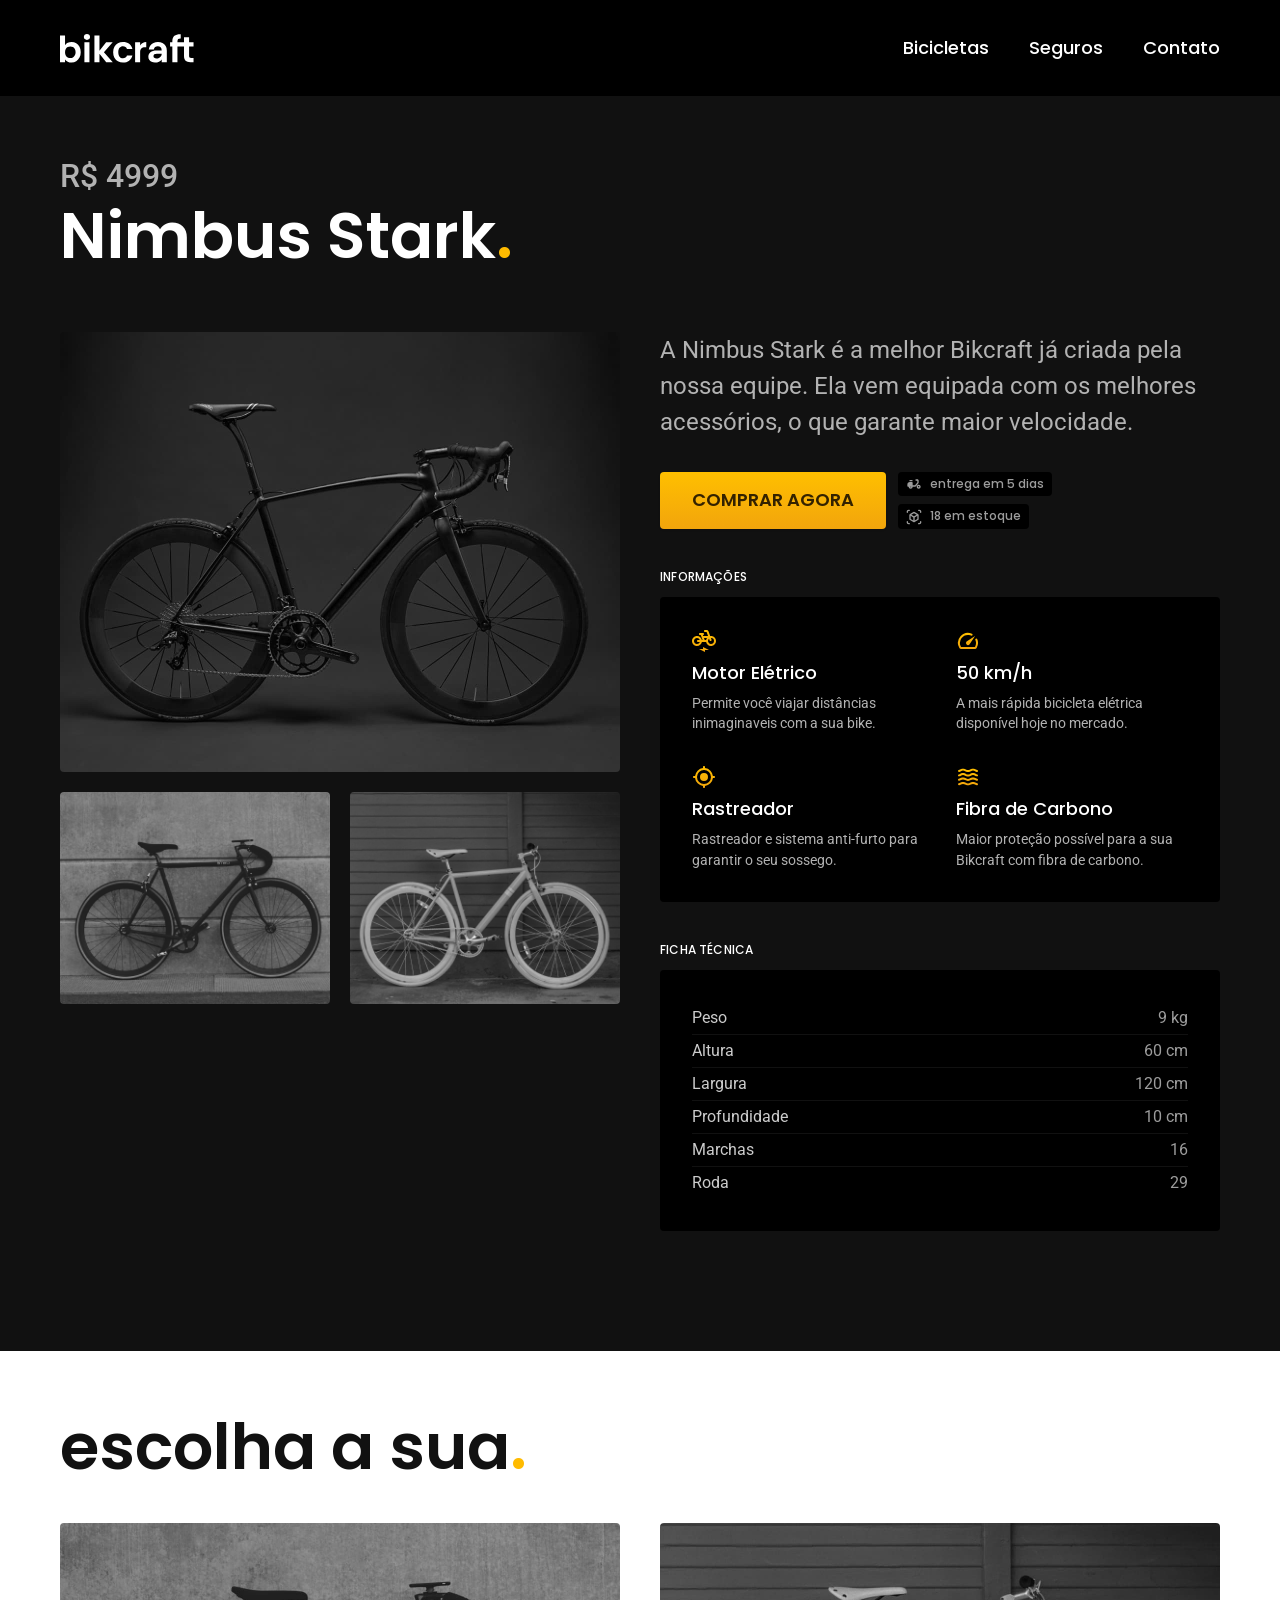
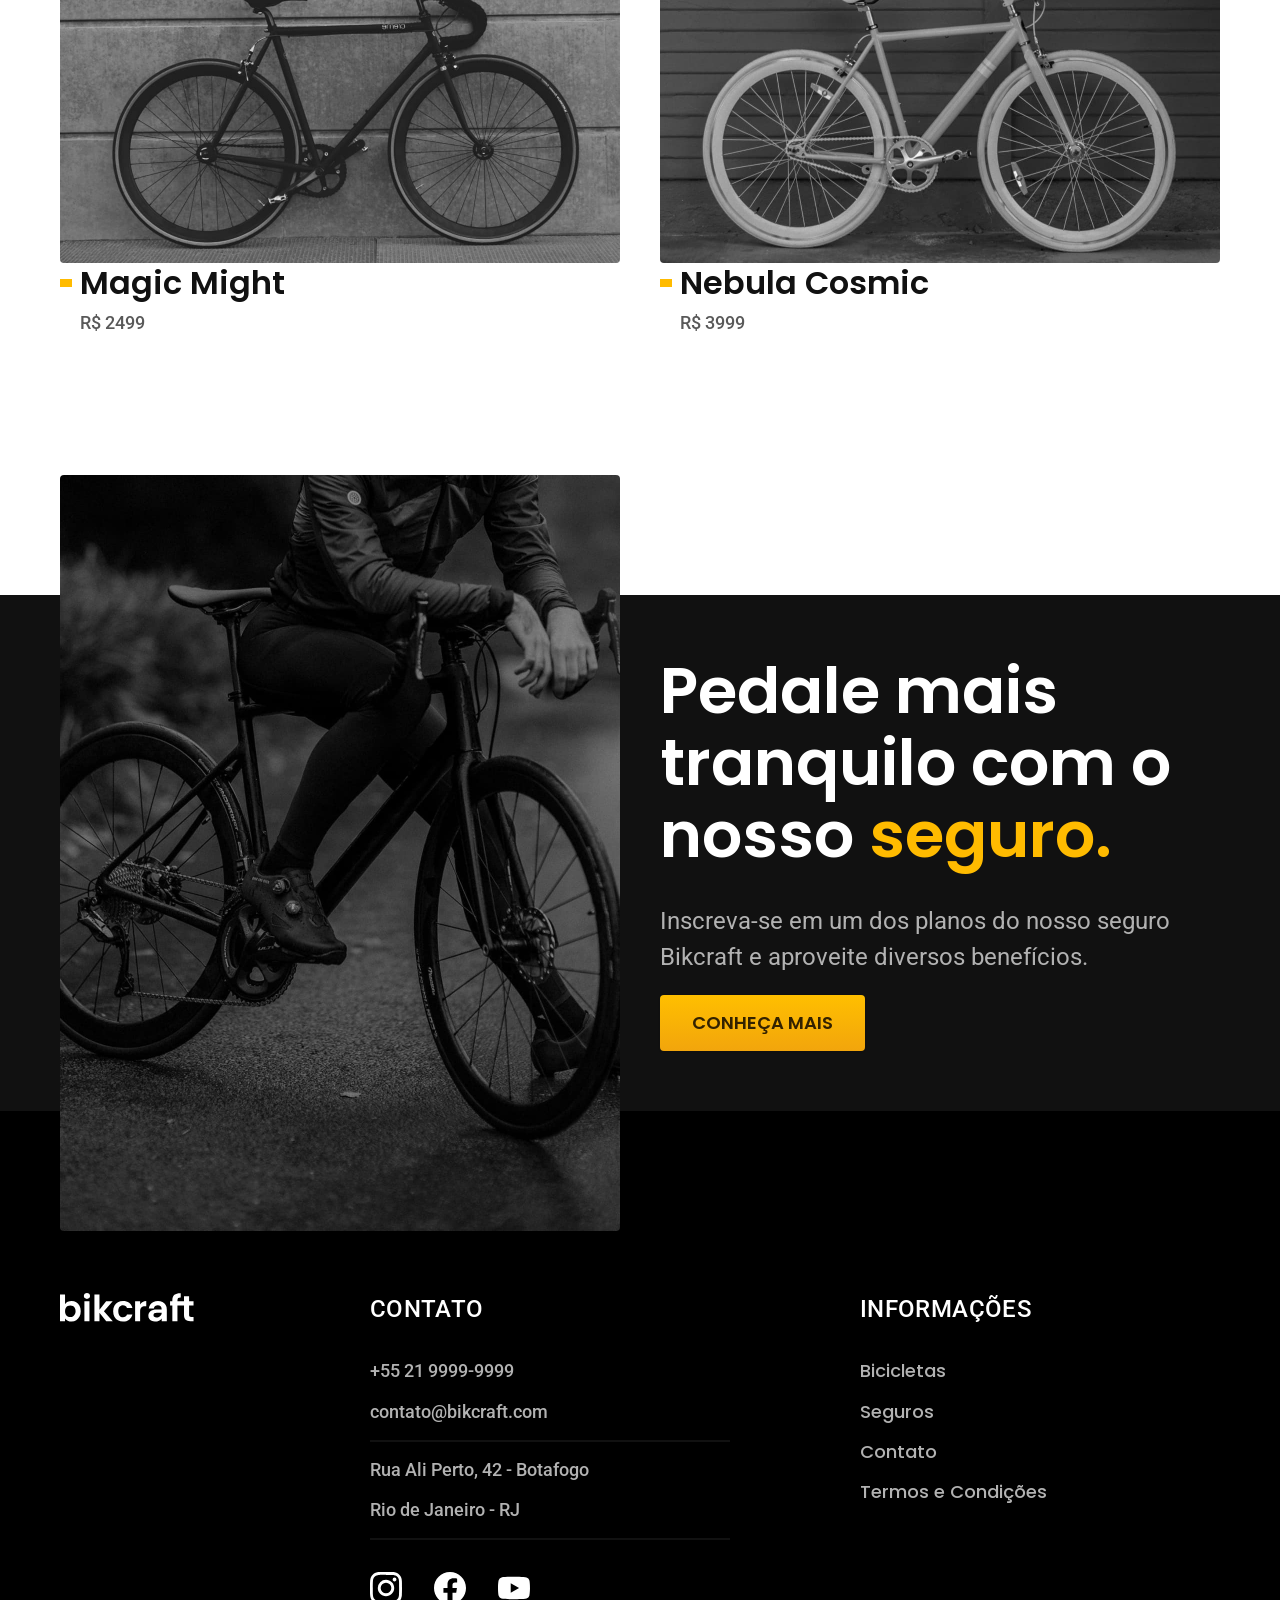
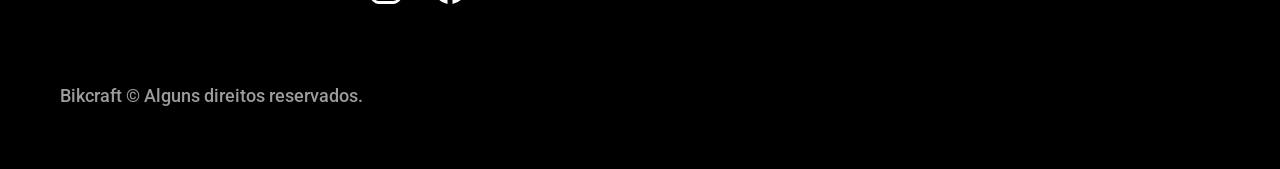
<file: bicicletas/nimbus.html>
<!DOCTYPE html>

<html lang="pt-br">

<head>
  <title>Nimbus | Bikcraft</title>
  <meta name="viewport" content="width=device-width, initial-scale=1.0"><!-- para fazer o calculo da densidade de pixel para mobile-->
  <meta name="description" content="Nimbus">
  <meta charset="utf-8">
  <link rel="stylesheet" href="../css/style.css">

  <link rel="preconnect" href="https://fonts.googleapis.com">
  <link rel="preconnect" href="https://fonts.gstatic.com" crossorigin>
  <link href="https://fonts.googleapis.com/css2?family=Merriweather:ital,opsz,wght@0,18..144,900;1,18..144,900&family=Poppins:wght@400;600&family=Roboto:ital,wght@0,100..900;1,100..900&display=swap" rel="stylesheet">
</head>

<body id="bicicleta">
  <header class="header-bg">
    <div class="header container">
      <a href="../">
        <img src="../img/bikcraft.svg" alt="Bikcraft">
      </a>
      <nav aria-label="primaria">
        <ul class="header-menu font-1-m cor-0">
          <li><a href="../bicicletas.html">Bicicletas</a></li>
          <li><a href="../seguros.html">Seguros</a></li>
          <li><a href="../contato.html">Contato</a></li>
        </ul>
      </nav>
    </div>
  </header>

  <main class="titulo-bg">
    <div>
      <div class="titulo container">
        <p class="font-2-xl cor-5">R$ 4999</p>
        <h1 class="font-1-xxl cor-0">Nimbus Stark<span class="cor-p1">.</span></h1>
      </div>
    </div>

    <div class="bicicletas container">
      <div class="bicicletas-imagens">
        <img src="../img/bicicleta/nimbus1.jpg" alt="">
        <img src="../img/bicicleta/nimbus2.jpg" alt="">
        <img src="../img/bicicleta/nimbus3.jpg" alt="">
      </div>
      <div class="bicicleta-conteudo">
        <p class="font-2-l cor-5">A Nimbus Stark é a melhor Bikcraft já criada pela nossa equipe. Ela vem equipada com os melhores acessórios, o que garante maior velocidade.</p>
        <div class="bicicleta-comprar">
          <a class="botao" href="../orcamento.html">Comprar agora</a>
          <span class="font-1-xs cor-6"><img src="../img/icones/entrega.svg" alt="">entrega em 5 dias</span>
          <span class="font-1-xs cor-6"><img src="../img/icones/estoque.svg" alt="">18 em estoque</span>
        </div>

        <h2 class="font-1-xs cor-0">Informações</h2>
        <ul class="bicicleta-informacoes">
          <li>
            <img src="../img/icones/eletrica.svg" alt="">
            <h3 class="font-1-m cor-0">Motor Elétrico</h3>
            <p class="font-2-xs cor-5">Permite você viajar distâncias inimaginaveis com a sua bike.</p>
          </li>

          <li>
            <img src="../img/icones/velocidade.svg" alt="">
            <h3 class="font-1-m cor-0">50 km/h</h3>
            <p class="font-2-xs cor-5">A mais rápida bicicleta elétrica disponível hoje no mercado.</p>
          </li>

          <li>
            <img src="../img/icones/rastreador.svg" alt="">
            <h3 class="font-1-m cor-0">Rastreador</h3>
            <p class="font-2-xs cor-5">Rastreador e sistema anti-furto para garantir o seu sossego.</p>
          </li>

          <li>
            <img src="../img/icones/carbono.svg" alt="">
            <h3 class="font-1-m cor-0">Fibra de Carbono</h3>
            <p class="font-2-xs cor-5">Maior proteção possível para a sua Bikcraft com fibra de carbono.</p>
          </li>
        </ul>
        <h2 class="font-1-xs cor-0">Ficha Técnica</h2>
        <ul class="bicicleta-ficha font-2-s cor-4">
          <li>Peso <span>9 kg</span></li>
          <li>Altura <span>60 cm</span></li>
          <li>Largura <span>120 cm</span></li>
          <li>Profundidade <span>10 cm</span></li>
          <li>Marchas <span>16</span></li>
          <li>Roda <span>29</span></li>
        </ul>
      </div>
    </div>
  </main>

  <article class="container bicicletas-lista">
    <h2 class="font-1-xxl">escolha a sua<span class="cor-p1">.</span></h2>

    <ul>
      <li>
        <a href="./magic.html">
          <img src="../img/bicicletas/magic.jpg" alt="Bicicleta preta">
          <h3 class="font-1-xl">Magic Might</h3>
          <span class="price font-2-m cor-8">R$ 2499</span>
        </a>
      </li>

      <li>
        <a href="./nebula.html">
          <img src="../img/bicicletas/nebula.jpg" alt="Bicicleta preta">
          <h3 class="font-1-xl">Nebula Cosmic</h3>
          <span class="price font-2-m cor-8">R$ 3999</span>
        </a>
      </li>
    </ul>
  </article>

  <article class="seguro-bg">
    <div class="seguro container">
      <div class="seguro-imagem">
        <img src="../img/fotos/seguros.jpg" alt="Pessoa parada em cima de uma bicicleta.">
      </div>
      <div class="seguro-conteudo">
        <h2 class="font-1-xxl cor-0">Pedale mais tranquilo com o nosso <span class="cor-p1">seguro.</span></h2>
        <p class="font-2-l cor-5">Inscreva-se em um dos planos do nosso seguro Bikcraft e aproveite diversos benefícios.</p>
        <a class="botao" href="../seguros.html">Conheça Mais</a>
      </div>
    </div>
  </article>

  <footer class="footer-bg">
    <div class="footer container">
      <img src="../img/bikcraft.svg" alt="Bikcraft">
      <div class="footer-contato">
        <h3 class="font-2-l-b cor-0">Contato</h3>
        <ul class="font-2-m cor-5">
          <li><a href="tel:+552199999999">+55 21 9999-9999</a></li>
          <li><a href="mailto:contato@bikcraft.com">contato@bikcraft.com</a></li>
          <li>Rua Ali Perto, 42 - Botafogo</li>
          <li>Rio de Janeiro - RJ</li>
        </ul>
        <div class="footer-redes">
          <a href="../">
            <img src="../img/redes/instagram.svg" alt="instagram">
          </a>
          <a href="../">
            <img src="../img/redes/facebook.svg" alt="facebook">
          </a>
          <a href="../">
            <img src="../img/redes/youtube.svg" alt="youtube">
          </a>
        </div>
      </div>
      <div class="footer-informacoes">
        <h3 class="font-2-l-b cor-0">Informações</h3>
        <nav>
          <ul class="font-1-m cor-5">
            <li><a href="../bicicletas.html">Bicicletas</a></li>
            <li><a href="../seguros.html">Seguros</a></li>
            <li><a href="../contato.html">Contato</a></li>
            <li><a href="../termos.html">Termos e Condições</a></li>
          </ul>
        </nav>
      </div>
      <p class="footer-copy font-2-m cor-6">Bikcraft © Alguns direitos reservados.</p>
    </div>
  </footer>
</body>

</html>
</file>
<file: css/style.css>
@import "./global/global.css";
@import "./global/utility/tipografia.css";
@import "./global/utility/cores.css";
@import "./global/header.css";
@import "./global/footer.css";

@import "./global/utility/componentes.css";
@import "./global/utility/formulario.css";

@import "./home/introducao.css";
@import "./home/tecnologia.css";
@import "./home/parceiros.css";
@import "./home/depoimento.css";

@import "./bicicletas/bicicletas-lista.css";
@import "./bicicletas/bicicletas.css";

@import "./bicicleta/bicicleta.css";
@import "./bicicleta/seguro.css";

@import "./seguros/seguros.css";
@import "./seguros/perguntas.css";
@import "./seguros/vantagens.css";

@import "./contato/contato.css";
@import "./contato/lojas.css";

@import "./orcamento/orcamento.css";

@import "./termos/termos.css";
</file>
